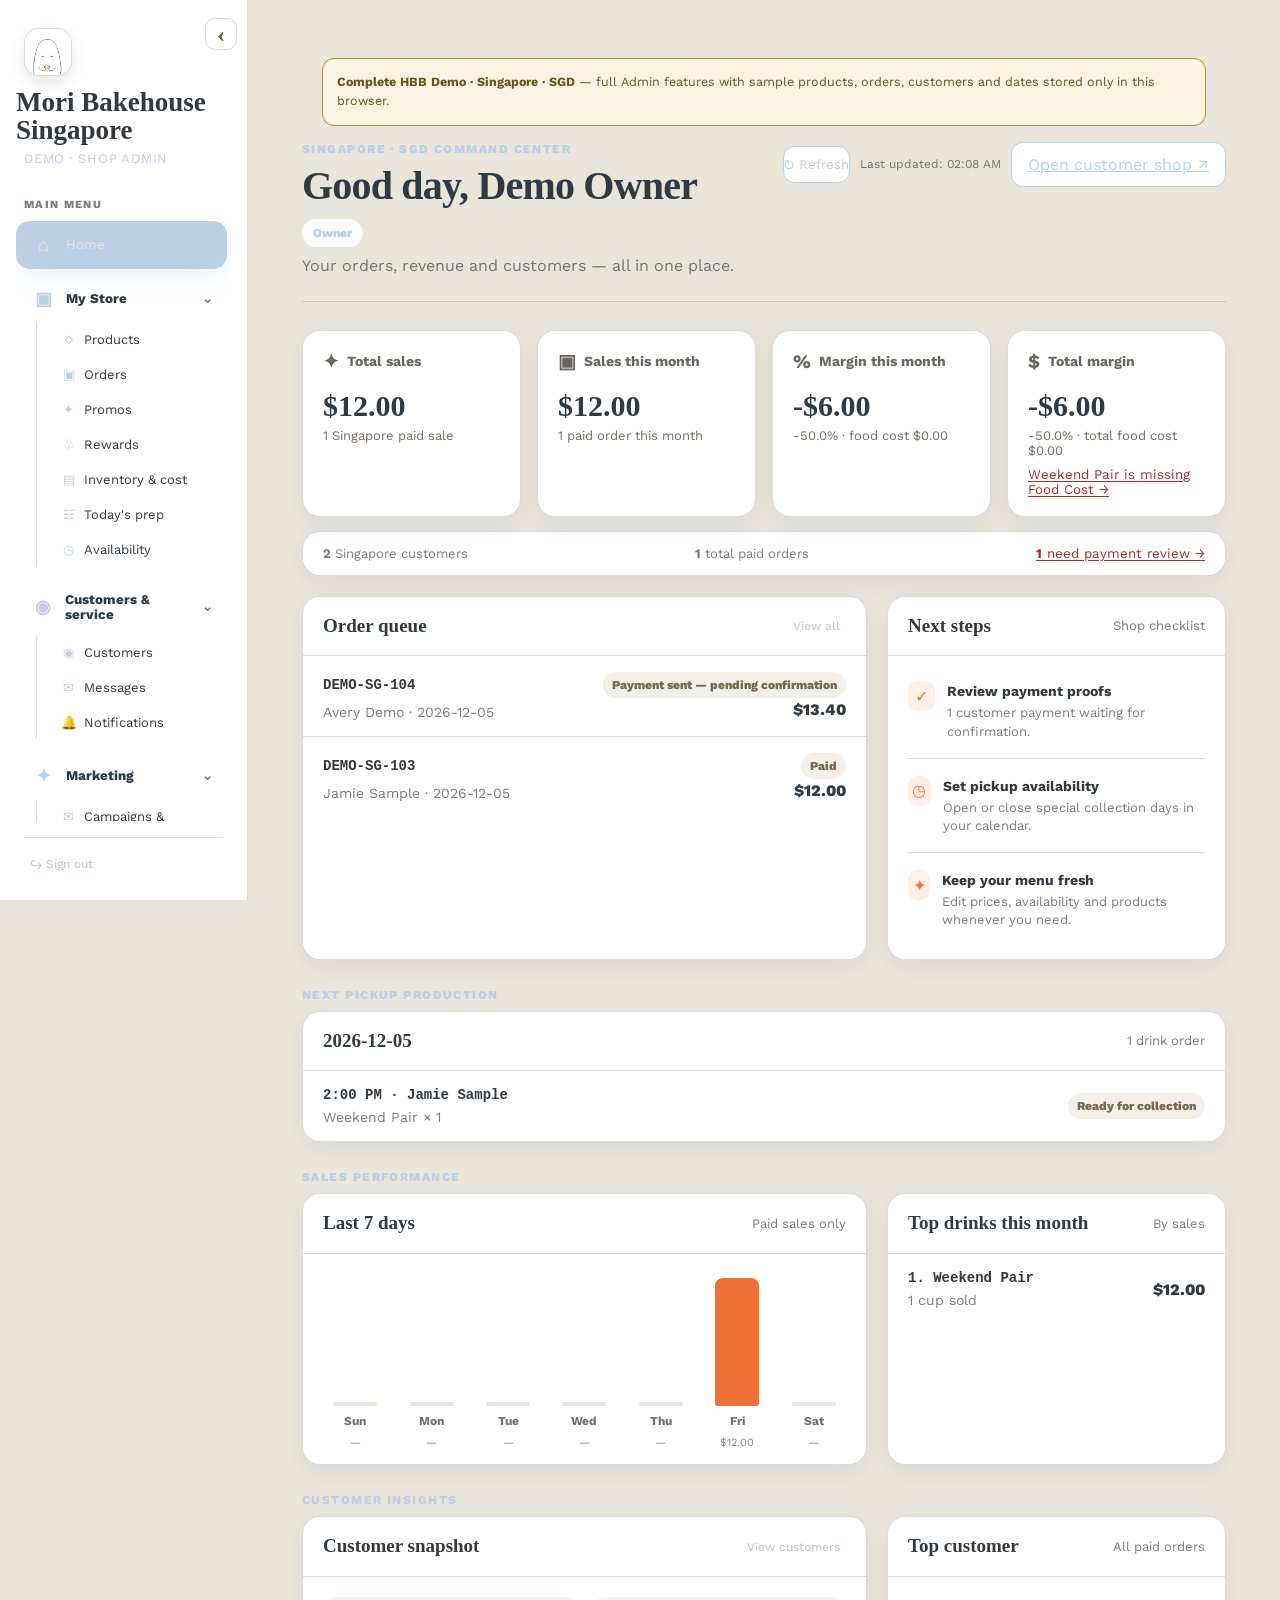
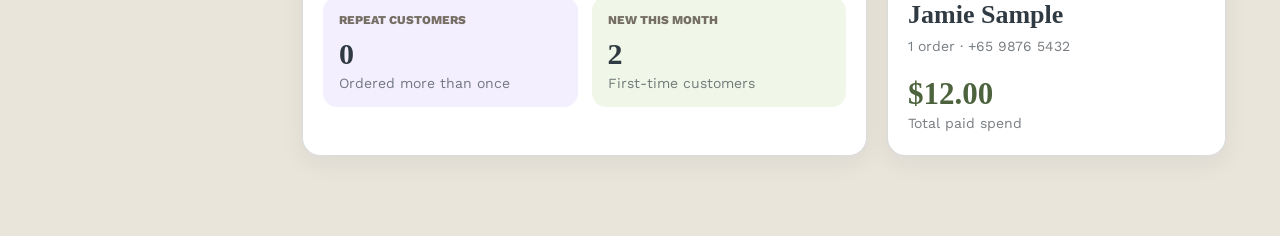
<file: demo-admin.html>
<!DOCTYPE html><html lang="en"><head><meta charset="UTF-8"><meta name="viewport" content="width=device-width,initial-scale=1"><base href="/"><title>Complete HBB Business Demo</title><link rel="icon" href="/lumi-slow-studio.png"><link rel="stylesheet" href="style.css?v=29"></head><body><div class="wrap" id="app"><div class="loading">Loading complete demo…</div></div><script>window.addEventListener('error',e=>console.error(e));</script><script src="demo-config.js?v=1"></script><script src="admin-order-rules.js?v=16"></script><script src="admin-market-rules.js?v=1"></script><script src="admin.js?v=36"></script></body></html>
</file>
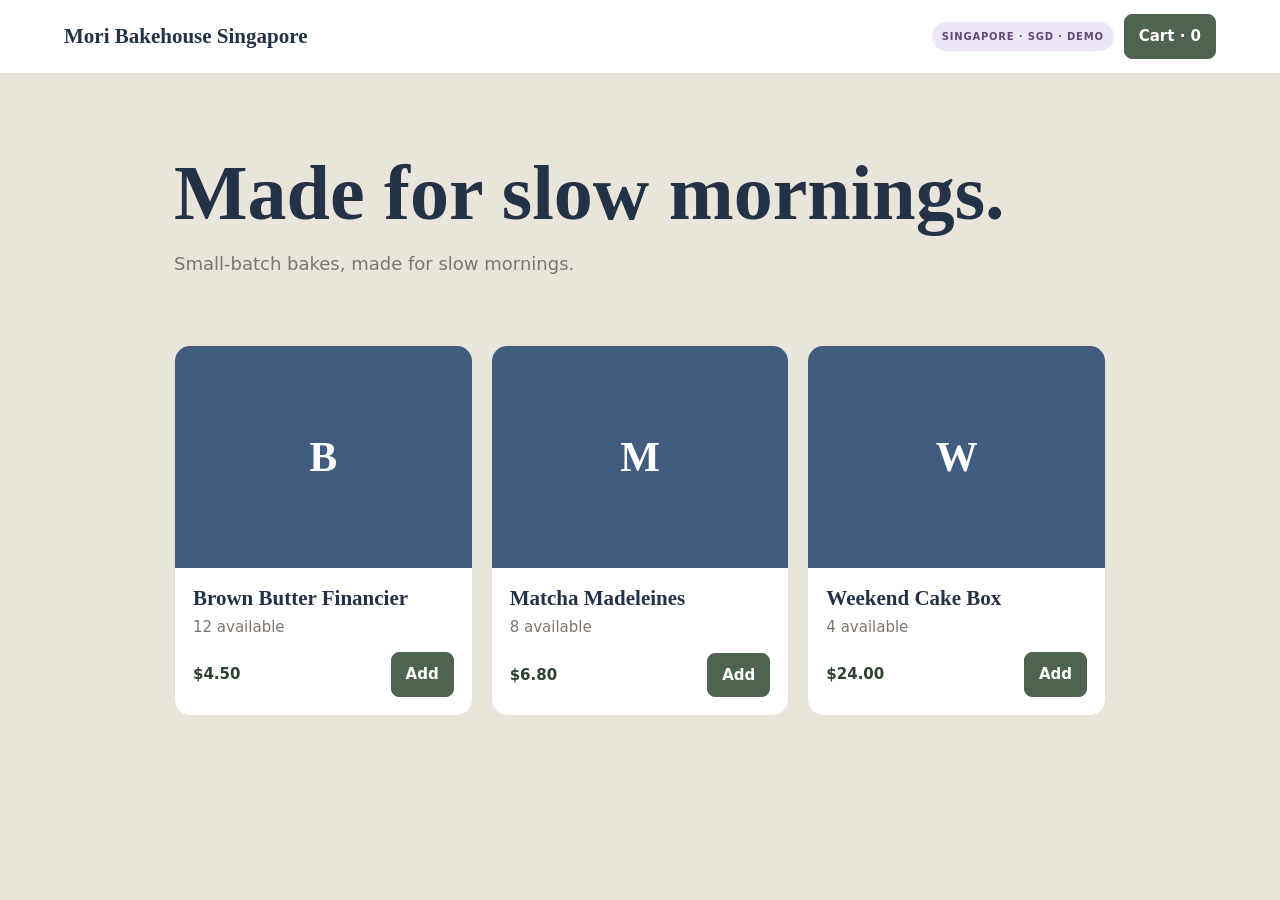
<file: hbb-demo-store.html>
<!doctype html>
<html lang="en">
<head>
  <meta charset="utf-8">
  <meta name="viewport" content="width=device-width,initial-scale=1">
  <base href="/">
  <title>Mori Bakehouse · Demo shop</title>
  <link rel="stylesheet" href="hbb-demo.css?v=1">
</head>
<body class="demo-store-body">
  <div id="demoStore"></div>
  <script src="hbb-demo-v4.js?v=1"></script>
  <script>
    if (new URLSearchParams(location.search).get("market") === "MY" || /\/demo\/malaysia(?:\/|$)/i.test(location.pathname)) {
      document.title = "Malaysia HBB · Demo shop";
      document.querySelectorAll('a[href="hbb-demo.html"]').forEach((link) => link.href = "/demo/malaysia");
    }
  </script>
</body>
</html>
</file>
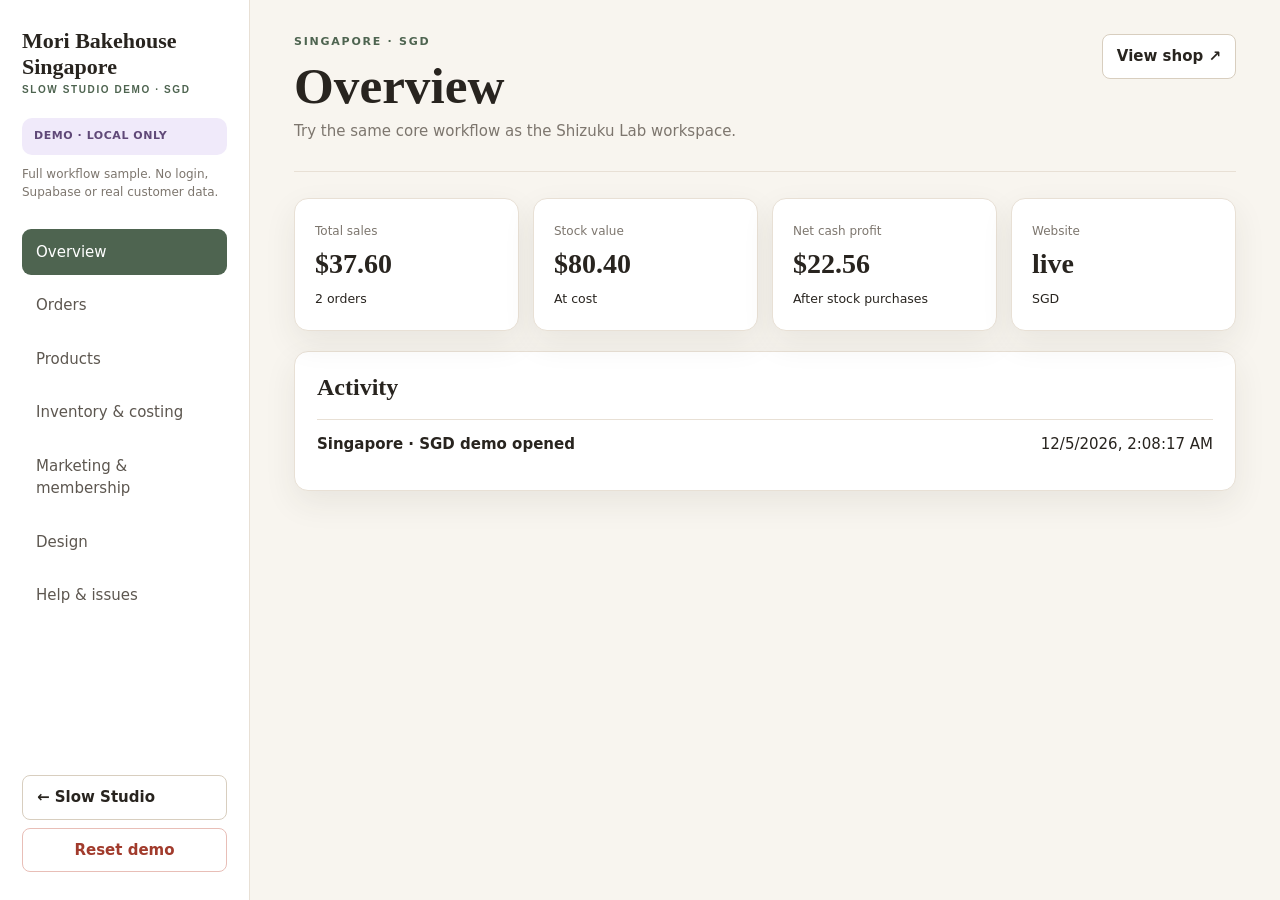
<file: hbb-demo.html>
<!doctype html>
<html lang="en">
<head>
  <meta charset="utf-8">
  <meta name="viewport" content="width=device-width,initial-scale=1">
  <base href="/">
  <title>Mori Bakehouse · Slow Studio Demo</title>
  <link rel="stylesheet" href="hbb-demo.css?v=1">
</head>
<body>
  <div id="demoApp"></div>
  <script src="hbb-demo-v4.js?v=1"></script>
  <script>
    if (new URLSearchParams(location.search).get("market") === "MY" || /\/demo\/malaysia(?:\/|$)/i.test(location.pathname)) {
      document.title = "Malaysia HBB · Slow Studio Demo";
      document.querySelectorAll('a[href="hbb-demo-store.html"]').forEach((link) => link.href = "/demo/malaysia/shop");
    }
  </script>
</body>
</html>
</file>
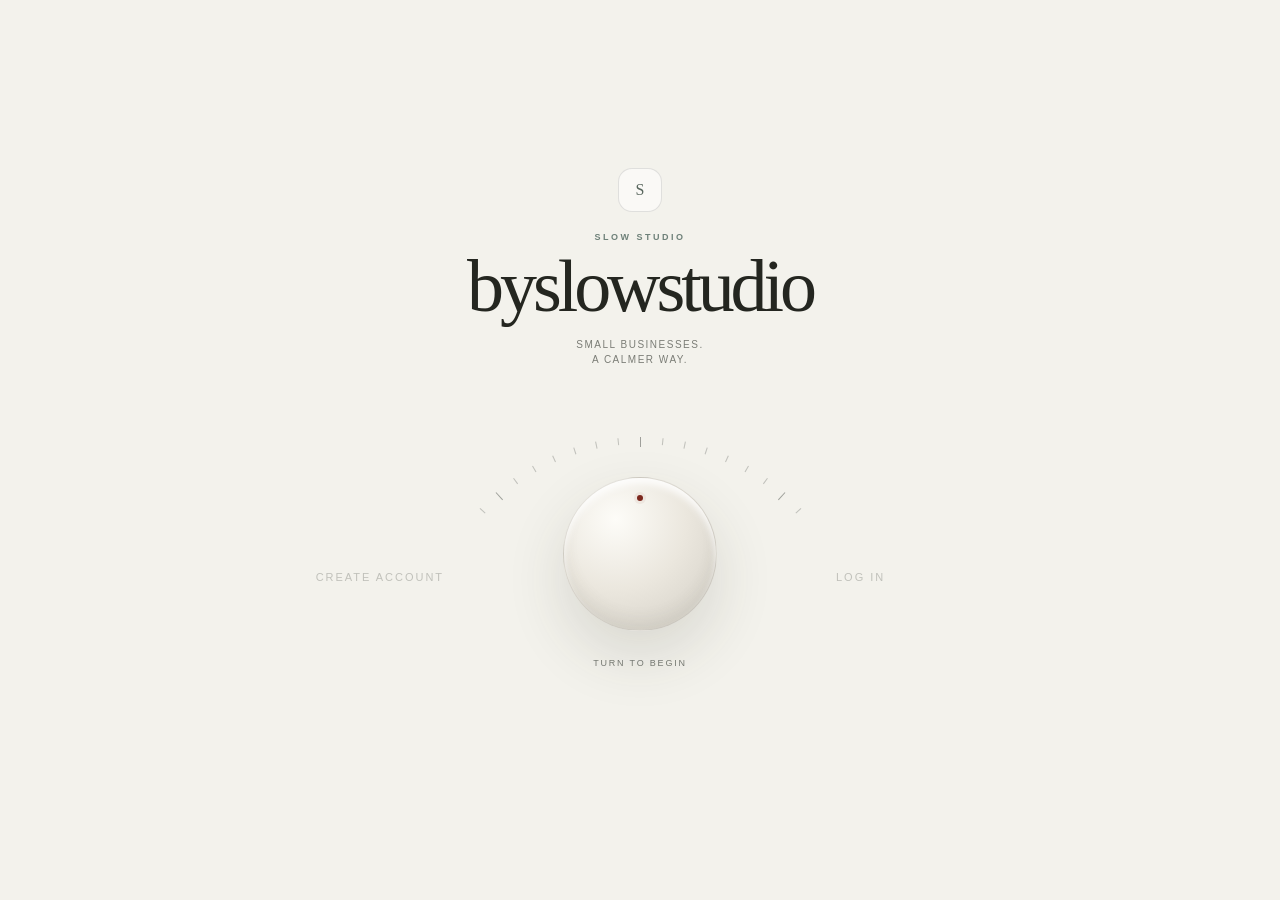
<file: login.html>
<!DOCTYPE html>
<html lang="en">
<head>
  <meta charset="UTF-8" />

  <meta
    name="viewport"
    content="width=device-width, initial-scale=1.0"
  />

  <title>Slow Studio</title>

  <link
    rel="stylesheet"
    href="rotary-auth.css"
  />
</head>

<body>

  <main class="slow-auth">

    <!-- BRAND -->
    <header class="slow-auth__brand">

      <div class="slow-auth__logo">
        S
      </div>

      <p class="slow-auth__eyebrow">
        SLOW STUDIO
      </p>

      <h1>
        byslowstudio
      </h1>

      <p class="slow-auth__tagline">
        small businesses.<br />
        a calmer way.
      </p>

    </header>



    <!-- ROTARY -->
    <section
      class="slow-auth__selector"
      id="authSelector"
    >

      <button
        class="slow-auth__option slow-auth__option--create"
        id="createOption"
        type="button"
      >
        CREATE ACCOUNT
      </button>


      <div class="slow-auth__rotary-area">

        <div
          class="slow-auth__ticks"
          id="rotaryTicks"
          aria-hidden="true"
        ></div>

        <button
          class="slow-auth__knob"
          id="rotaryKnob"
          type="button"

          aria-label="Turn left to create account or right to log in"
        >

          <span
            class="slow-auth__indicator"
          ></span>

        </button>


        <p
          class="slow-auth__helper"
          id="rotaryHelper"
        >
          TURN TO BEGIN
        </p>


        <button
          class="slow-auth__continue"
          id="continueButton"
          type="button"
          hidden
        >
          CONTINUE
        </button>

      </div>


      <button
        class="slow-auth__option slow-auth__option--login"
        id="loginOption"
        type="button"
      >
        LOG IN
      </button>

    </section>



    <!-- CREATE ACCOUNT -->
    <section
      class="slow-auth__panel"
      id="createPanel"
      hidden
    >

      <button
        class="slow-auth__back"
        data-auth-back
        type="button"
      >
        ← Back
      </button>


      <p class="slow-auth__panel-label">
        JOIN YOUR TEAM
      </p>

      <h2>
        Create account
      </h2>

      <p class="slow-auth__description">
        Use the email your business administrator invited.
      </p>


      <form
        id="createAccountForm"
        novalidate
      >

        <label>
          Email
        </label>

        <input
          id="createEmail"
          type="email"
          autocomplete="email"
          placeholder="you@email.com"
          required
        />


        <label>
          Password
        </label>

        <input
          id="createPassword"
          type="password"
          autocomplete="new-password"
          placeholder="Create a password"
          required
        />


        <label>
          Confirm password
        </label>

        <input
          id="createPasswordConfirm"
          type="password"
          autocomplete="new-password"
          placeholder="Repeat password"
          required
        />


        <button
          class="slow-auth__primary"
          type="submit"
        >
          Create Account
        </button>

      </form>


      <p
        class="slow-auth__status"
        id="createStatus"
        aria-live="polite"
      ></p>

    </section>



    <!-- LOG IN -->
    <section
      class="slow-auth__panel"
      id="loginPanel"
      hidden
    >

      <button
        class="slow-auth__back"
        data-auth-back
        type="button"
      >
        ← Back
      </button>


      <p class="slow-auth__panel-label">
        SLOW STUDIO
      </p>

      <h2>
        Welcome back
      </h2>

      <p class="slow-auth__description">
        Sign in to your workspace.
      </p>


      <form
        id="loginForm"
        novalidate
      >

        <label>
          Email
        </label>

        <input
          id="loginEmail"
          type="email"
          autocomplete="email"
          placeholder="you@email.com"
          required
        />


        <label>
          Password
        </label>

        <input
          id="loginPassword"
          type="password"
          autocomplete="current-password"
          placeholder="Your password"
          required
        />


        <button
          class="slow-auth__primary"
          type="submit"
        >
          Log In
        </button>

      </form>


      <p
        class="slow-auth__status"
        id="loginStatus"
        aria-live="polite"
      ></p>

    </section>


  </main>


  <!--
    Load your existing Supabase client BEFORE rotary-auth.js.

    Example:

    <script src="supabase-config.js"></script>
  -->

  <script src="rotary-auth.js"></script>

</body>
</html>
</file>
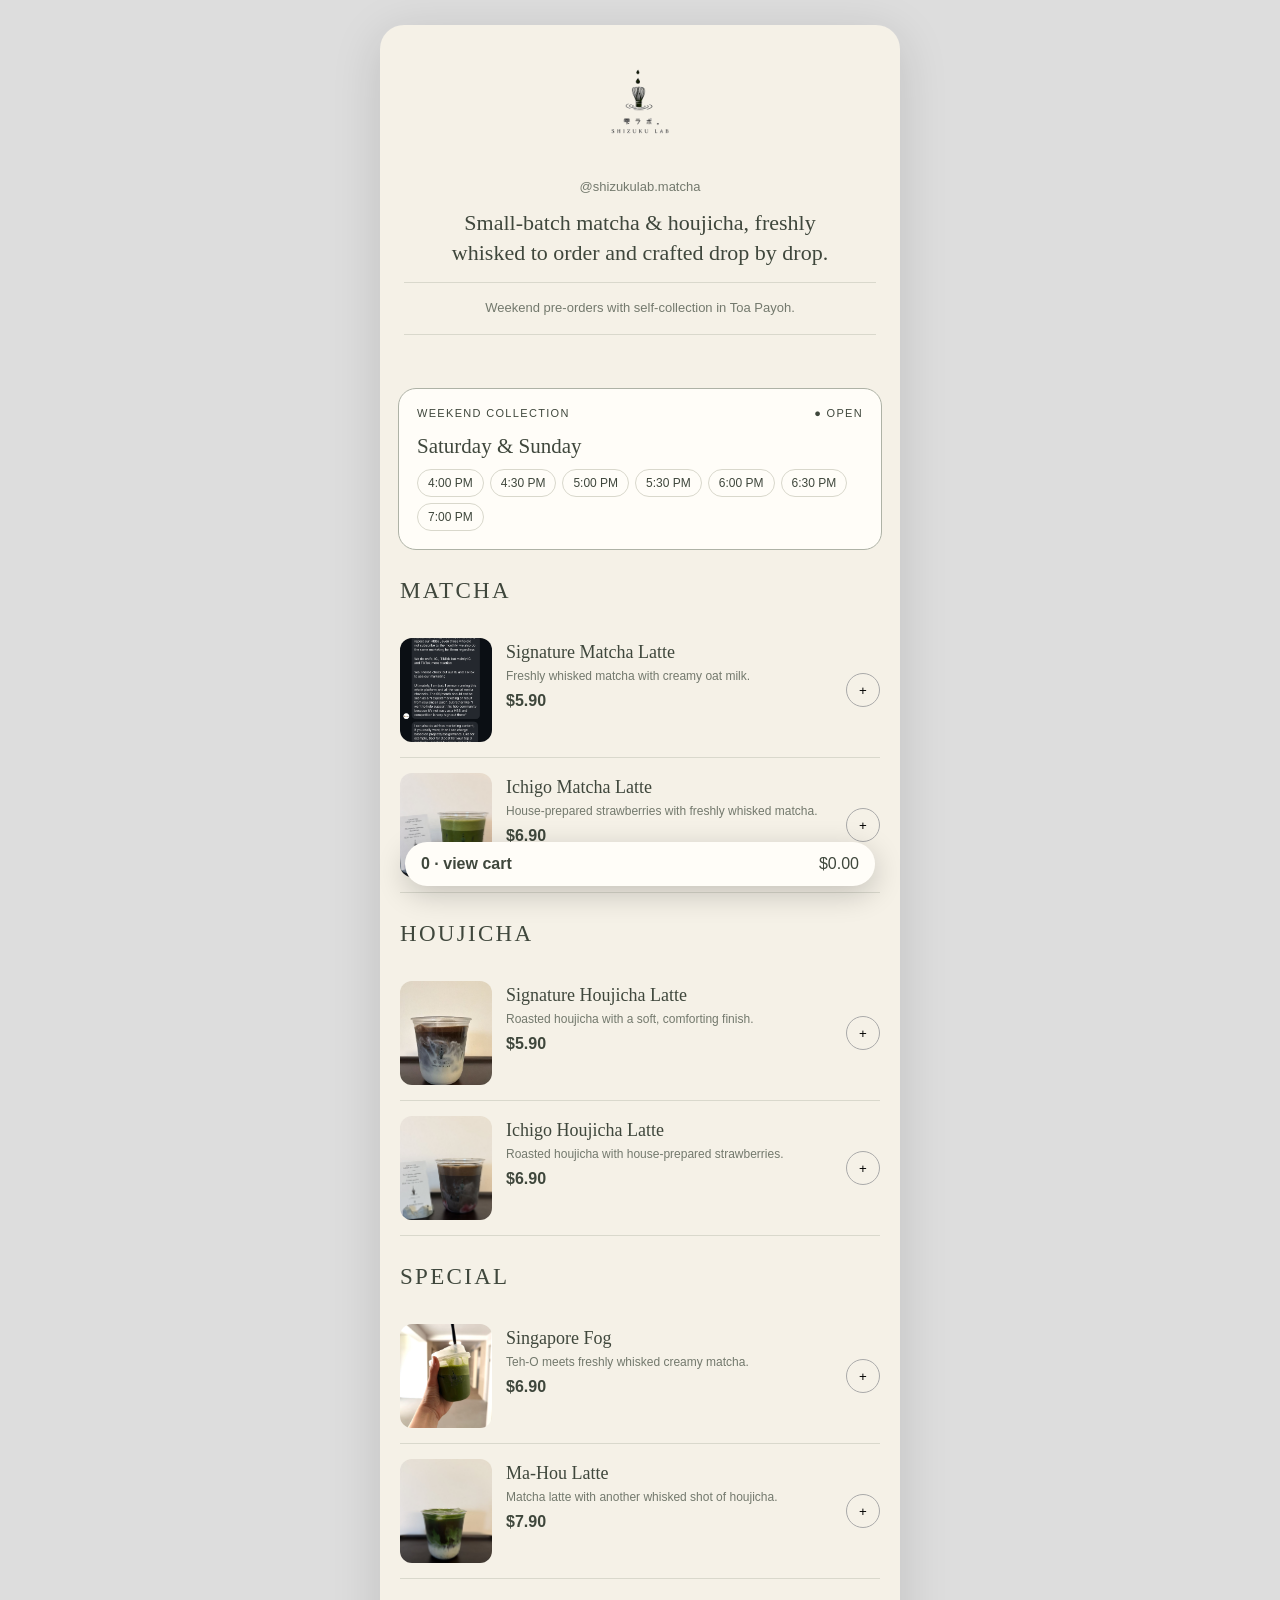
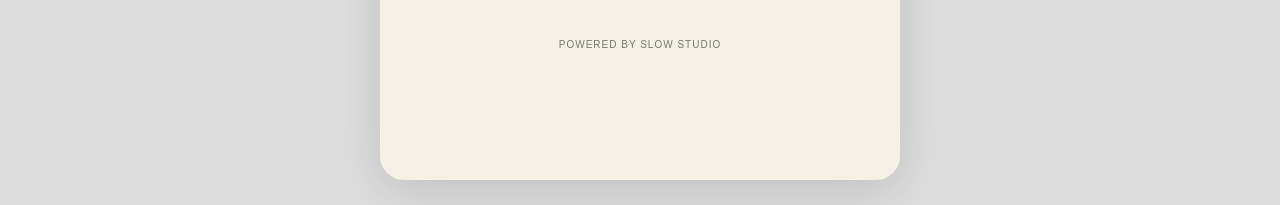
<file: order-preview.html>
<!doctype html><html lang="en"><head><meta charset="utf-8"><meta name="viewport" content="width=device-width,initial-scale=1"><title>Shizuku Lab — Order Preview</title><style>
:root{--bg:#f5f1e7;--paper:#fffdf8;--ink:#3f473c;--muted:#73796d;--line:#d9d8cc;--accent:#68745e;--dark:#353b32}*{box-sizing:border-box}body{margin:0;background:#ddd;color:var(--ink);font-family:-apple-system,BlinkMacSystemFont,"Helvetica Neue",Arial,sans-serif}.app{max-width:520px;margin:auto;min-height:100vh;background:var(--bg);padding-bottom:105px}.hero{text-align:center;padding:30px 24px 22px}.logo{width:112px;height:112px;object-fit:contain;margin:auto}.handle{font-size:13px;color:var(--muted);margin:8px 0 14px}.intro{font:22px/1.35 Georgia,serif;margin:0 auto 15px;max-width:380px}.sub{font-size:13px;line-height:1.6;color:var(--muted);border-top:1px solid var(--line);border-bottom:1px solid var(--line);padding:15px 0}.hours{margin:18px;background:var(--paper);border:1px solid #aeb2a6;border-radius:18px;padding:18px}.hours-top{display:flex;justify-content:space-between;font-size:11px;letter-spacing:.12em}.day{font:21px Georgia,serif;margin:15px 0 10px}.chips{display:flex;gap:6px;flex-wrap:wrap}.chip{border:1px solid var(--line);border-radius:999px;padding:6px 10px;font-size:12px}.section{padding:0 20px;margin-top:28px}.section h2{font:400 23px Georgia,serif;letter-spacing:.1em}.product{display:flex;gap:14px;padding:15px 0;border-bottom:1px solid var(--line);cursor:pointer}.pic{width:92px;height:104px;object-fit:cover;border-radius:12px;background:#eee}.pinfo{flex:1}.pname{font:18px Georgia,serif;margin:4px 0}.desc{font-size:12px;color:var(--muted);line-height:1.5}.price{font-weight:600;margin-top:7px}.add{border:1px solid #aaa;background:transparent;border-radius:999px;width:34px;height:34px;align-self:center}.cartbar{position:fixed;bottom:14px;left:50%;transform:translateX(-50%);width:min(470px,calc(100% - 24px));background:#fffdf8;border-radius:22px;padding:13px 16px;box-shadow:0 8px 30px #0003;display:flex;justify-content:space-between;z-index:20}.overlay{position:fixed;inset:0;background:#0005;display:none;z-index:30;align-items:flex-end}.sheet{background:var(--paper);width:min(520px,100%);margin:auto;border-radius:24px 24px 0 0;max-height:90vh;overflow:auto;padding:22px}.sheethead{display:flex;justify-content:space-between;align-items:center}.sheet h3{font:25px Georgia,serif;margin:0}.x{border:0;border-radius:50%;width:34px;height:34px}.option{margin-top:18px}.option label{font-size:11px;letter-spacing:.1em;text-transform:uppercase;color:var(--muted)}.choices{display:flex;gap:7px;flex-wrap:wrap;margin-top:8px}.choice{border:1px solid #c7c9be;background:#fff;border-radius:18px;padding:8px 11px}.choice.active{background:var(--dark);color:#fff}.checkout{width:100%;border:0;background:var(--dark);color:#fff;border-radius:13px;padding:14px;margin-top:18px}.line{display:flex;justify-content:space-between;margin:9px 0}.footer{text-align:center;padding:60px 20px 25px;font-size:10px;letter-spacing:.1em;color:var(--muted)}
@media(min-width:800px){body{padding:25px}.app{box-shadow:0 10px 50px #0002;border-radius:24px;overflow:hidden}}
</style></head><body><div class="app"><header class="hero"><img id="logo" class="logo"><div id="handle" class="handle"></div><p id="intro" class="intro"></p><p id="collection" class="sub"></p></header><section class="hours"><div class="hours-top"><span id="scheduleLabel"></span><span>● OPEN</span></div><div id="scheduleDay" class="day"></div><div id="times" class="chips"></div></section><div id="menu"></div><div class="footer">POWERED BY SLOW STUDIO</div><div class="cartbar" id="cartbar"><b><span id="count">0</span> · view cart</b><span id="total">$0.00</span></div></div><div class="overlay" id="productOverlay"><div class="sheet" id="productSheet"></div></div><div class="overlay" id="cartOverlay"><div class="sheet"><div class="sheethead"><h3>Your cart</h3><button class="x" id="closeCart">×</button></div><div id="cartItems"></div><div class="line"><b>Total</b><b id="cartTotal">$0.00</b></div><button class="checkout">Checkout preview</button></div></div><script src="order-data.js"></script><script>
let data=JSON.parse(JSON.stringify(window.SHIZUKU_ORDER_DATA)),cart=[];const $=s=>document.querySelector(s),esc=s=>String(s??'').replace(/[&<>"']/g,c=>({'&':'&amp;','<':'&lt;','>':'&gt;','"':'&quot;',"'":'&#39;'}[c]));function render(){document.documentElement.style.setProperty('--bg',data.brand.background);document.documentElement.style.setProperty('--accent',data.brand.accent);$('#logo').src=data.brand.logo;$('#handle').textContent=data.brand.handle;$('#intro').textContent=data.brand.intro;$('#collection').textContent=data.brand.collection;$('#scheduleLabel').textContent=data.schedule.label;$('#scheduleDay').textContent=data.schedule.day;$('#times').innerHTML=data.schedule.times.map(x=>`<span class="chip">${esc(x)}</span>`).join('');const groups=[...new Set(data.products.map(p=>p.category))];$('#menu').innerHTML=groups.map(g=>`<section class="section"><h2>${esc(g)}</h2>${data.products.map((p,i)=>({...p,i})).filter(p=>p.category===g).map(p=>`<div class="product" data-product="${p.i}"><img class="pic" src="${esc(p.image)}"><div class="pinfo"><div class="pname">${esc(p.name)}</div><div class="desc">${esc(p.description)}</div><div class="price">$${Number(p.price).toFixed(2)}</div></div><button class="add" data-add="${p.i}">+</button></div>`).join('')}</section>`).join('');bind();updateCart()}
function bind(){document.querySelectorAll('[data-product]').forEach(x=>x.onclick=()=>openProduct(+x.dataset.product));document.querySelectorAll('[data-add]').forEach(x=>x.onclick=e=>{e.stopPropagation();cart.push(+x.dataset.add);updateCart()})}function openProduct(i){const p=data.products[i],opt=data.options;$('#productSheet').innerHTML=`<div class="sheethead"><h3>${esc(p.name)}</h3><button class="x" id="closeProduct">×</button></div><img src="${esc(p.image)}" style="width:100%;height:220px;object-fit:cover;border-radius:16px;margin-top:14px"><p class="desc" style="font-size:14px">${esc(p.description)}</p><div class="option"><label>Ice</label><div class="choices">${opt.ice.map((x,j)=>`<button class="choice ${j===0?'active':''}">${esc(x)}</button>`).join('')}</div></div><div class="option"><label>Sweetness</label><div class="choices">${opt.sweetness.map((x,j)=>`<button class="choice ${j===2?'active':''}">${esc(x)}</button>`).join('')}</div></div>${p.milk?`<div class="option"><label>Milk</label><div class="choices">${opt.milk.map((x,j)=>`<button class="choice ${j===0?'active':''}">${esc(x)}</button>`).join('')}</div></div>`:''}<button class="checkout" id="addProduct">Add to cart · $${Number(p.price).toFixed(2)}</button>`;$('#productOverlay').style.display='flex';$('#closeProduct').onclick=()=>$('#productOverlay').style.display='none';$('#addProduct').onclick=()=>{cart.push(i);$('#productOverlay').style.display='none';updateCart()};document.querySelectorAll('.choices .choice').forEach(b=>b.onclick=()=>{[...b.parentElement.children].forEach(x=>x.classList.remove('active'));b.classList.add('active')})}
function updateCart(){const total=cart.reduce((s,i)=>s+Number(data.products[i]?.price||0),0);$('#count').textContent=cart.length;$('#total').textContent='$'+total.toFixed(2);$('#cartTotal').textContent='$'+total.toFixed(2)}$('#cartbar').onclick=()=>{$('#cartItems').innerHTML=cart.length?cart.map(i=>`<div class="line"><span>${esc(data.products[i].name)}</span><span>$${Number(data.products[i].price).toFixed(2)}</span></div>`).join(''):'<p class="desc">Your cart is empty.</p>';$('#cartOverlay').style.display='flex'};$('#closeCart').onclick=()=>$('#cartOverlay').style.display='none';window.addEventListener('message',e=>{if(e.data?.type==='ORDER_PREVIEW'){data=JSON.parse(JSON.stringify(e.data.data));render()}if(e.data?.type==='ORDER_NAVIGATE'){document.querySelector(e.data.target)?.scrollIntoView({behavior:'smooth'})}});render();
</script></body></html>
</file>
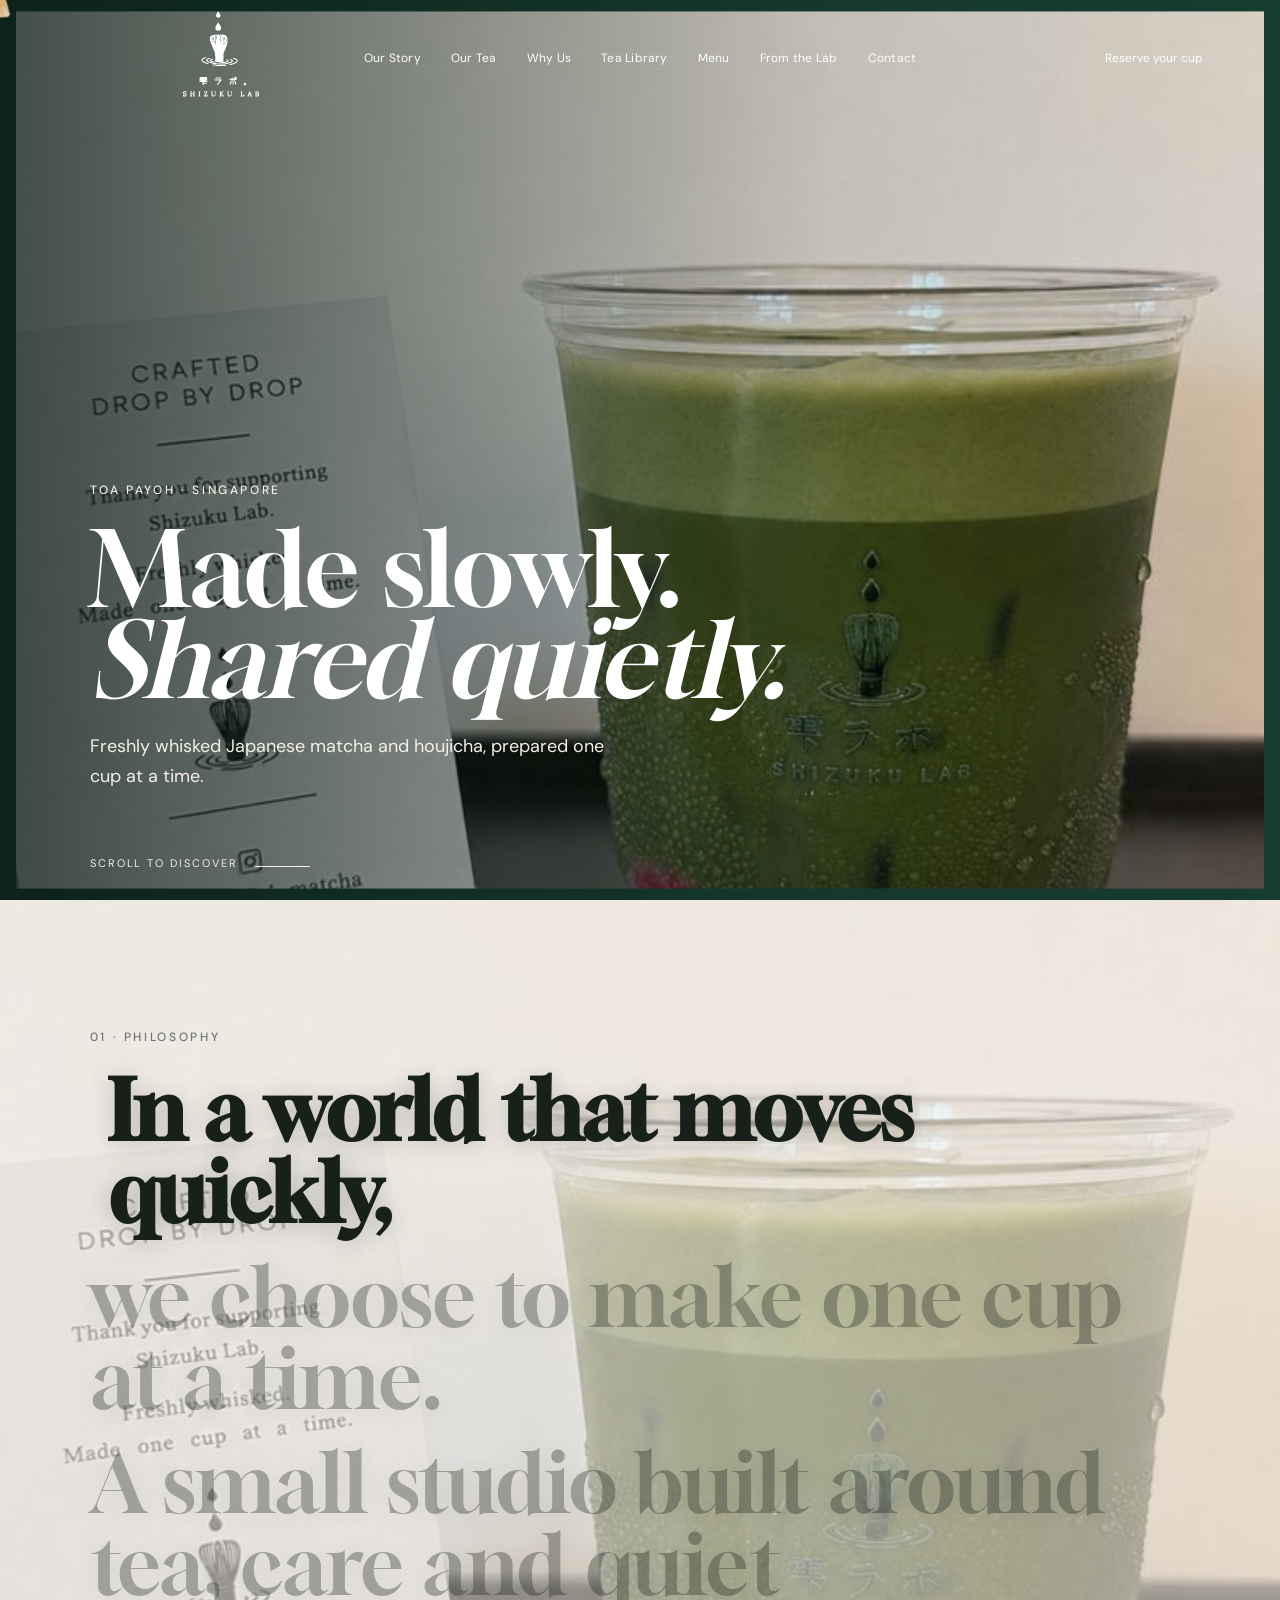
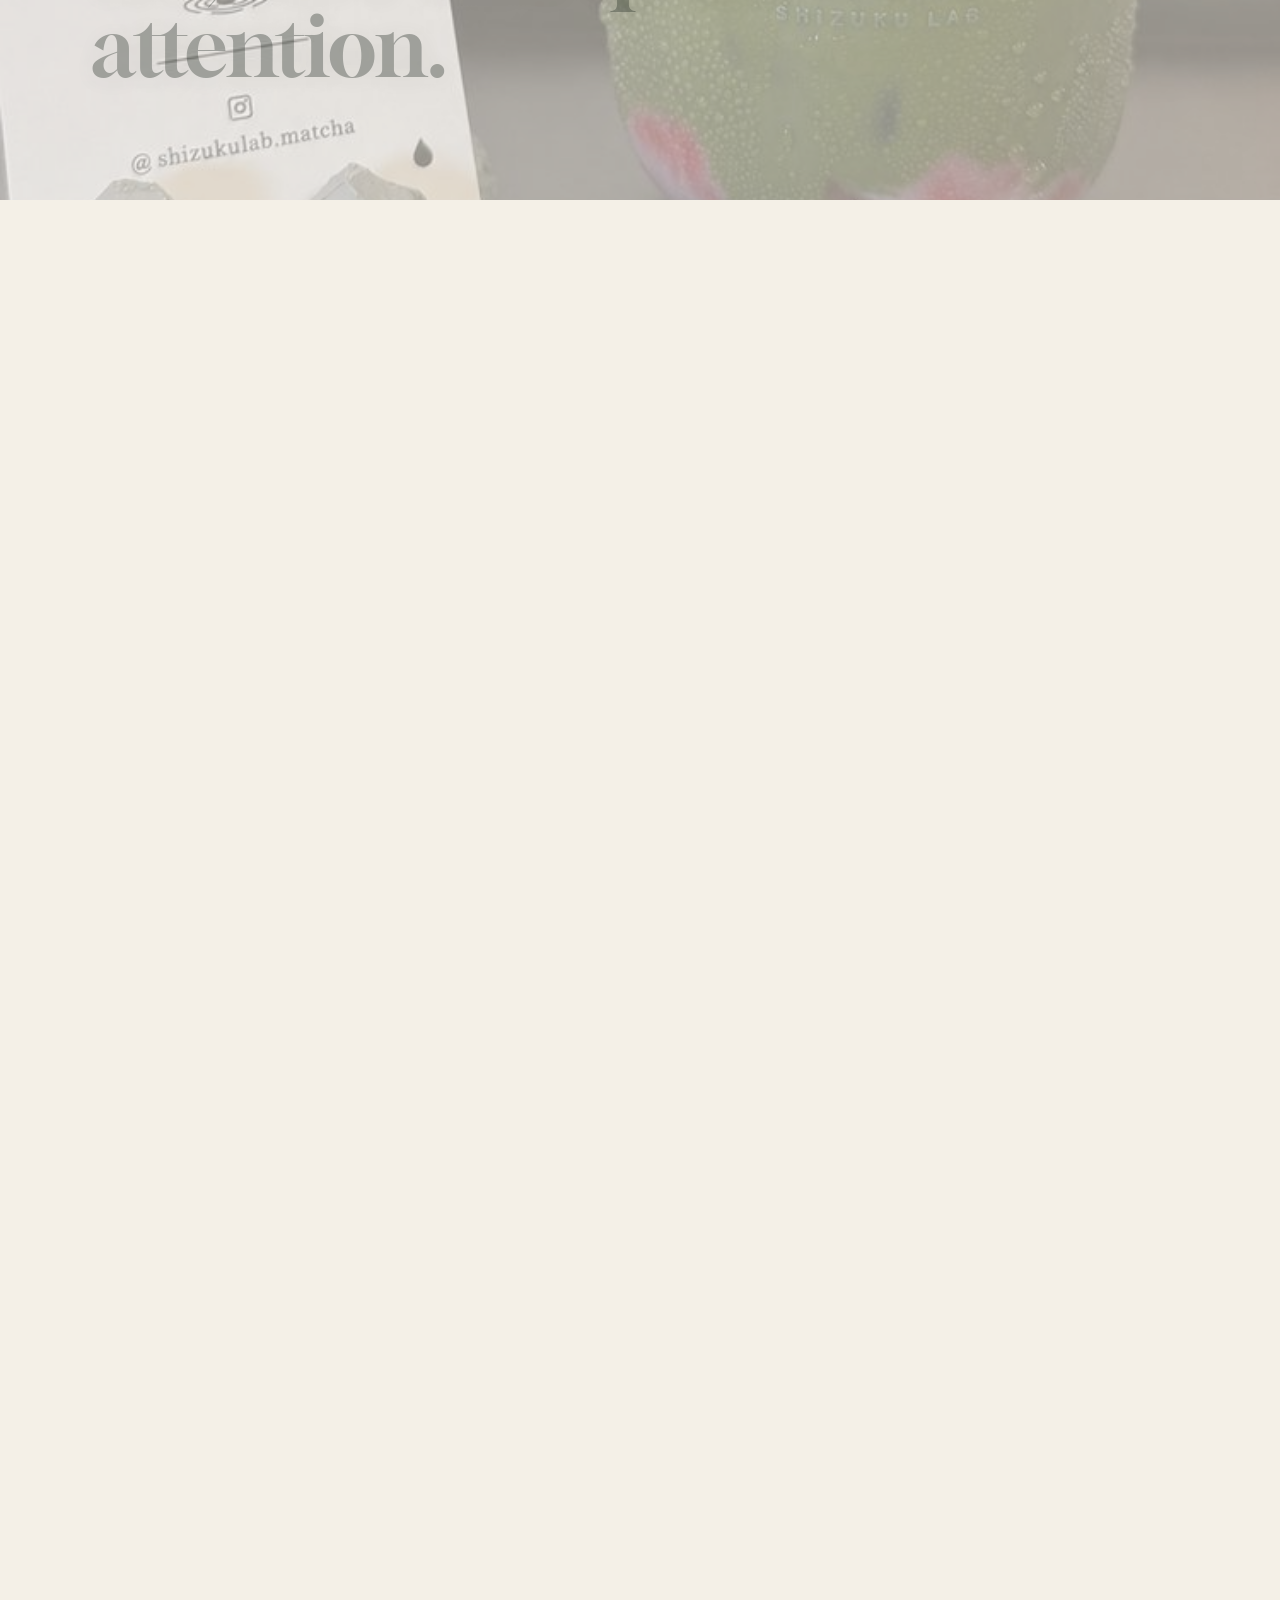
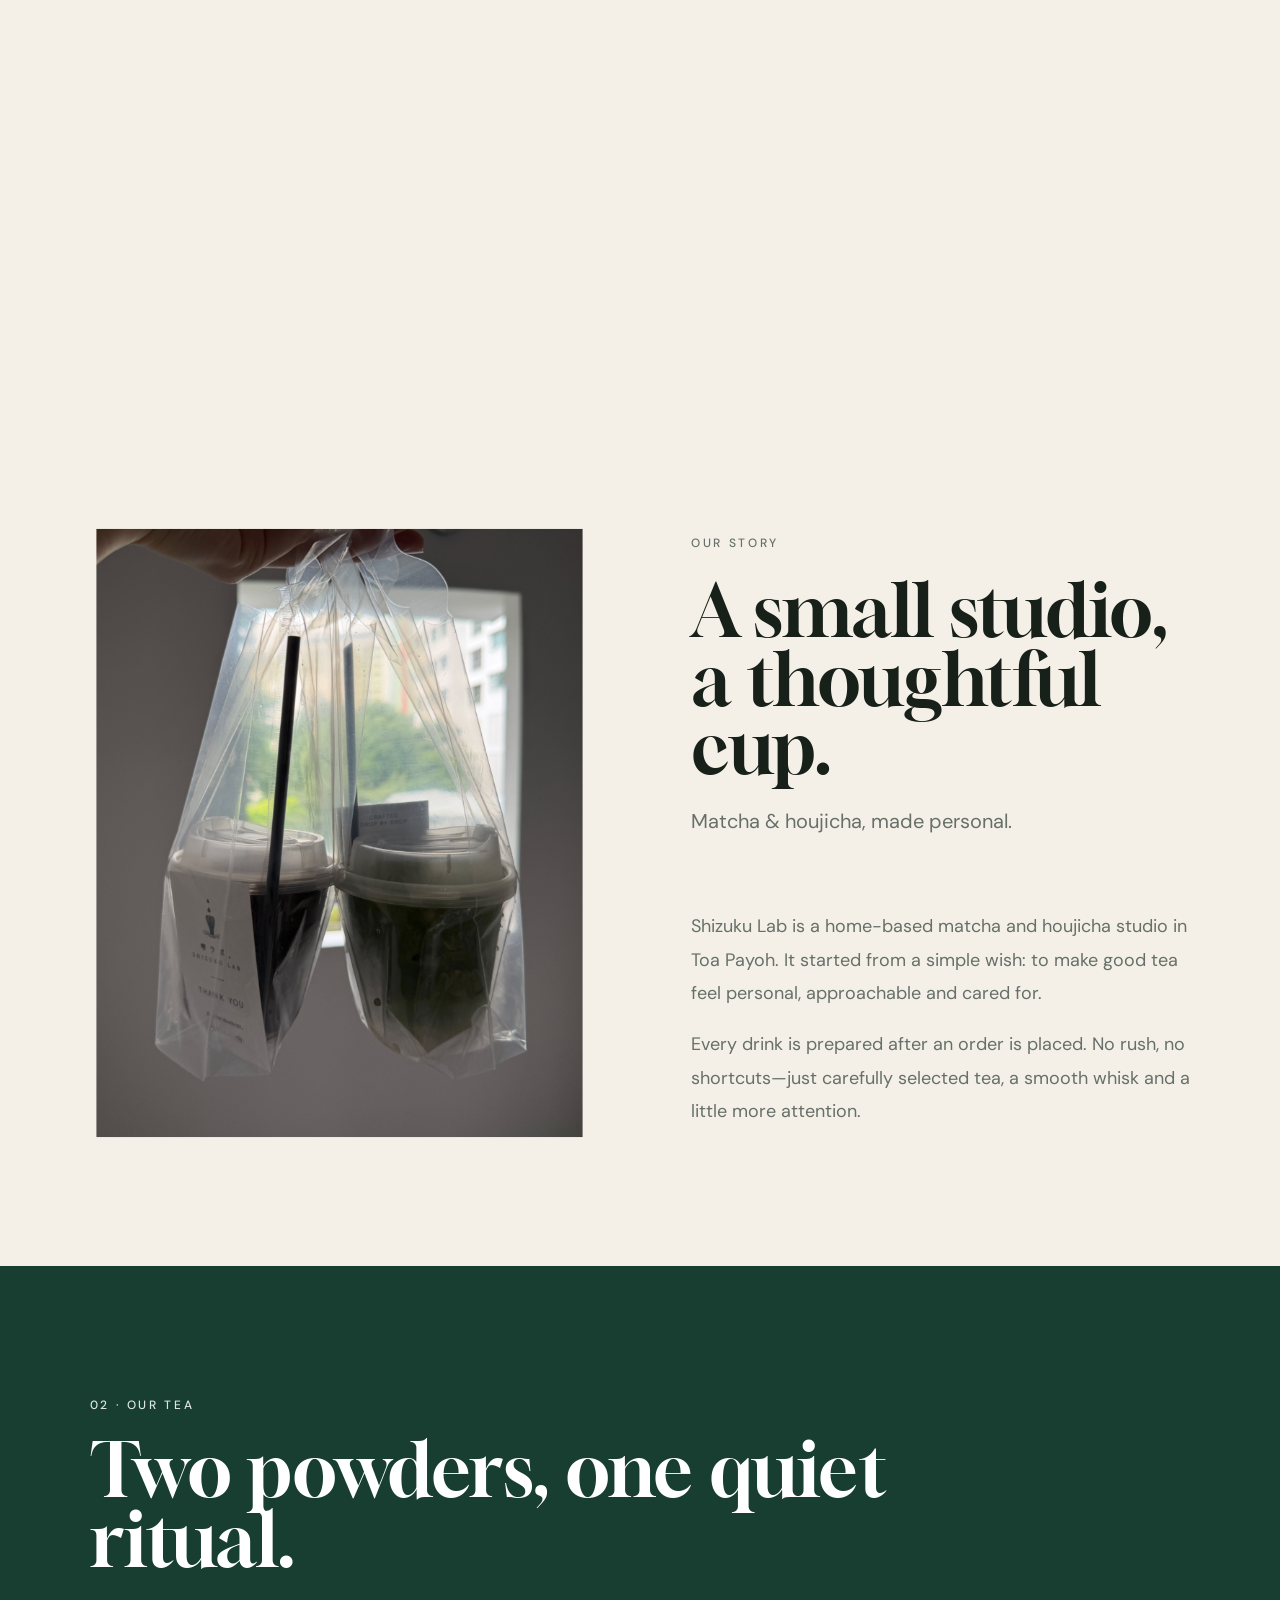
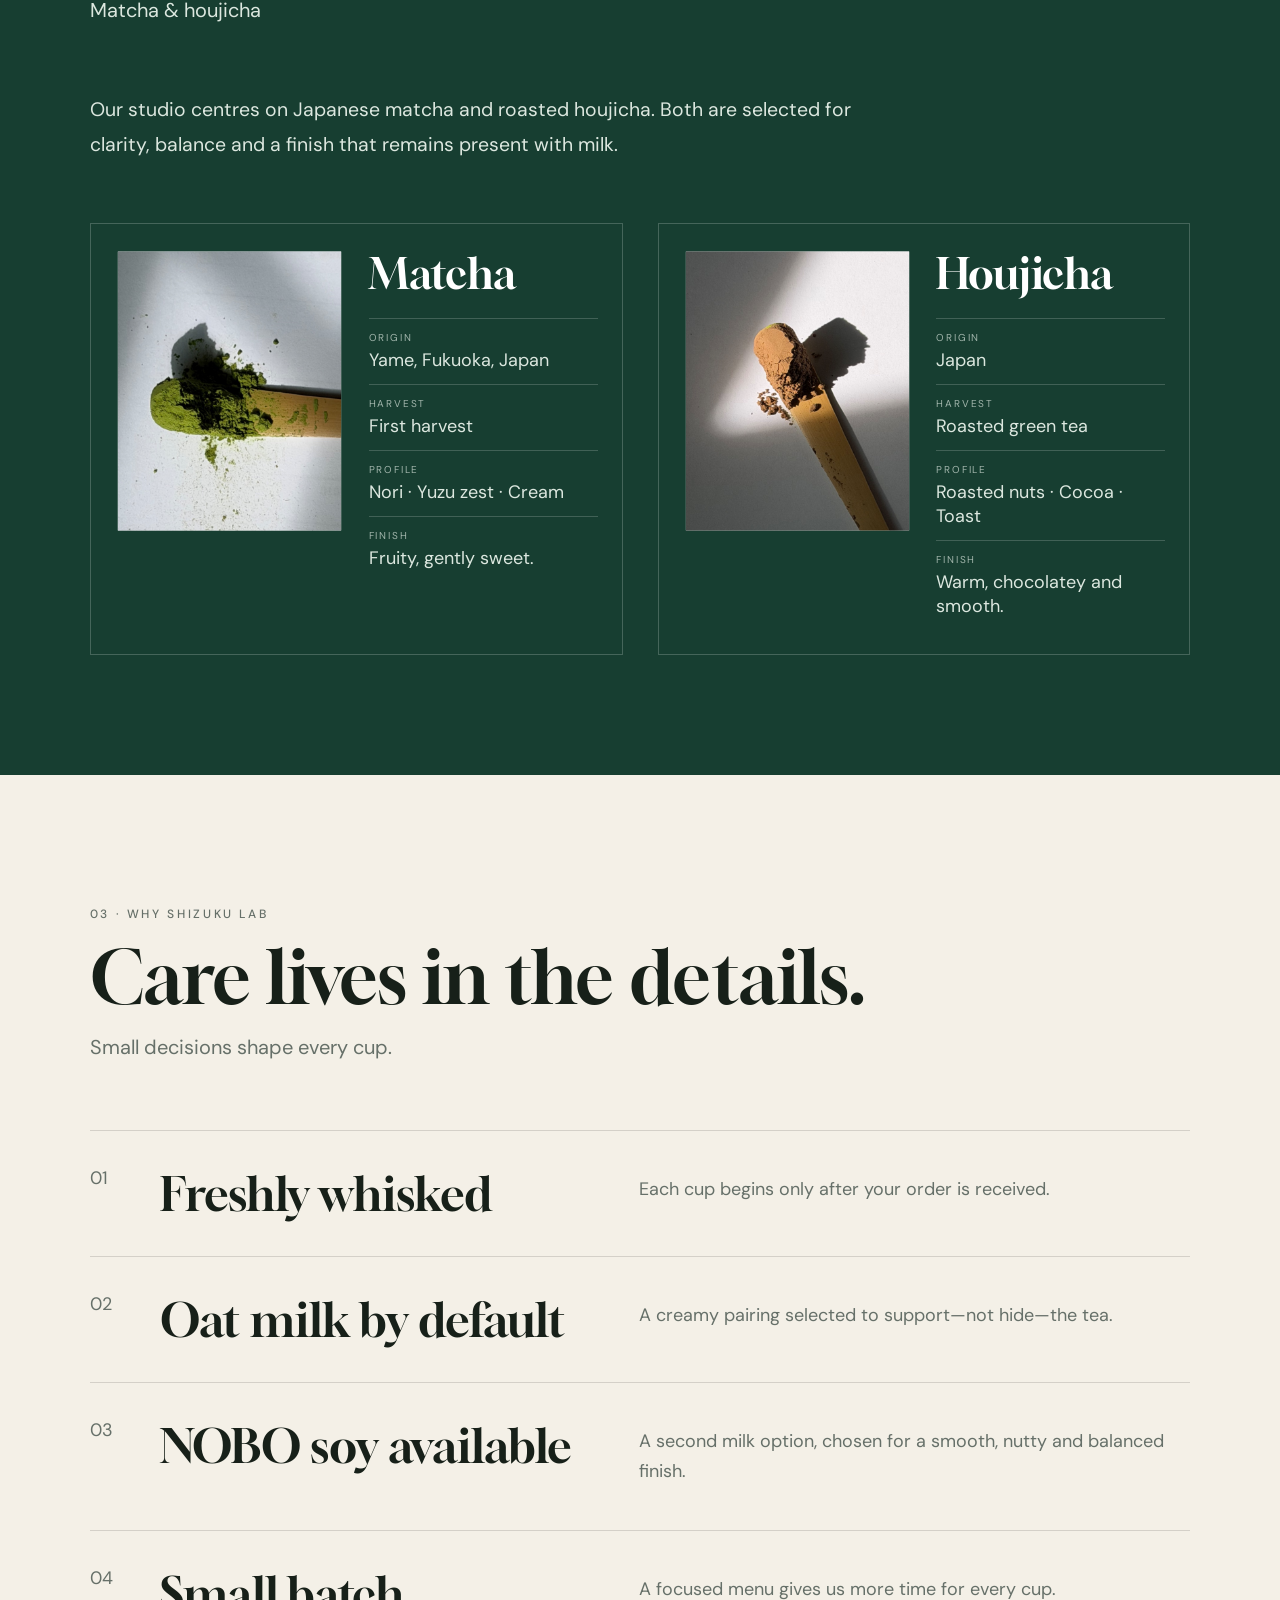
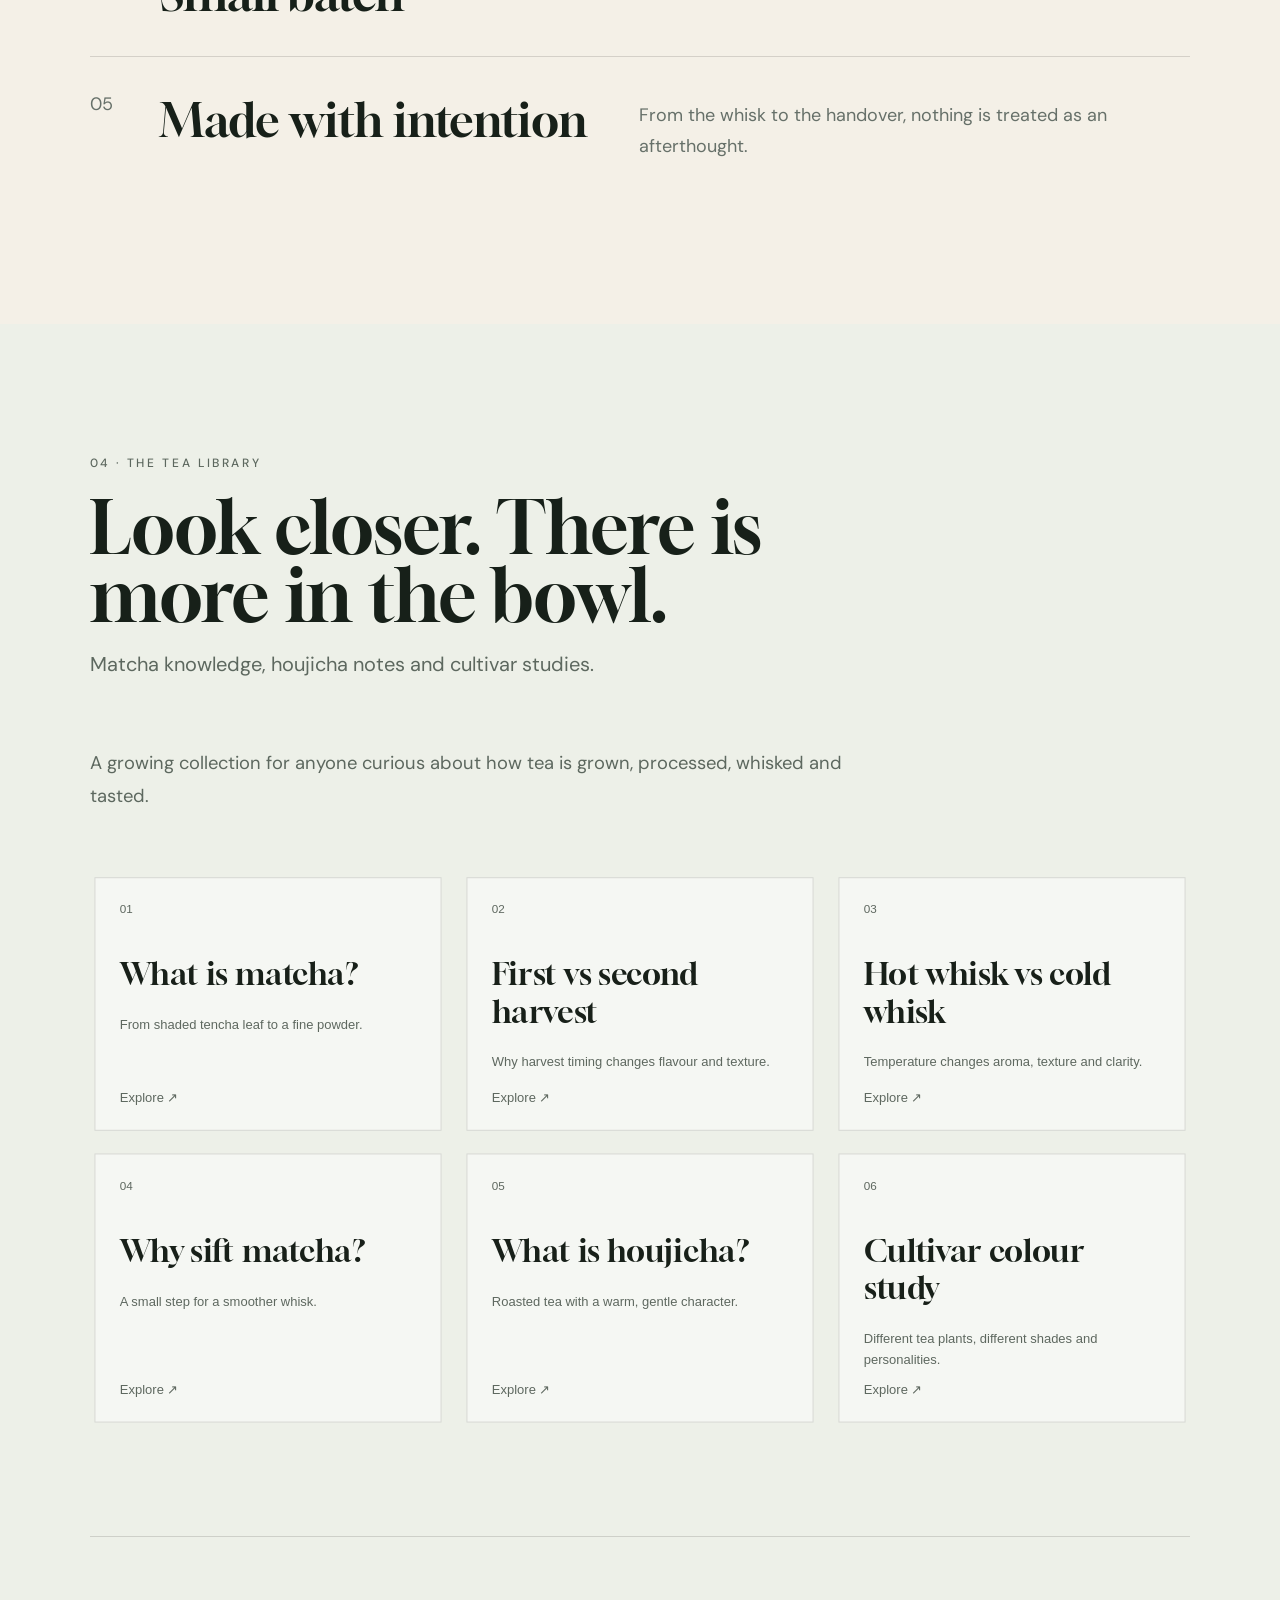
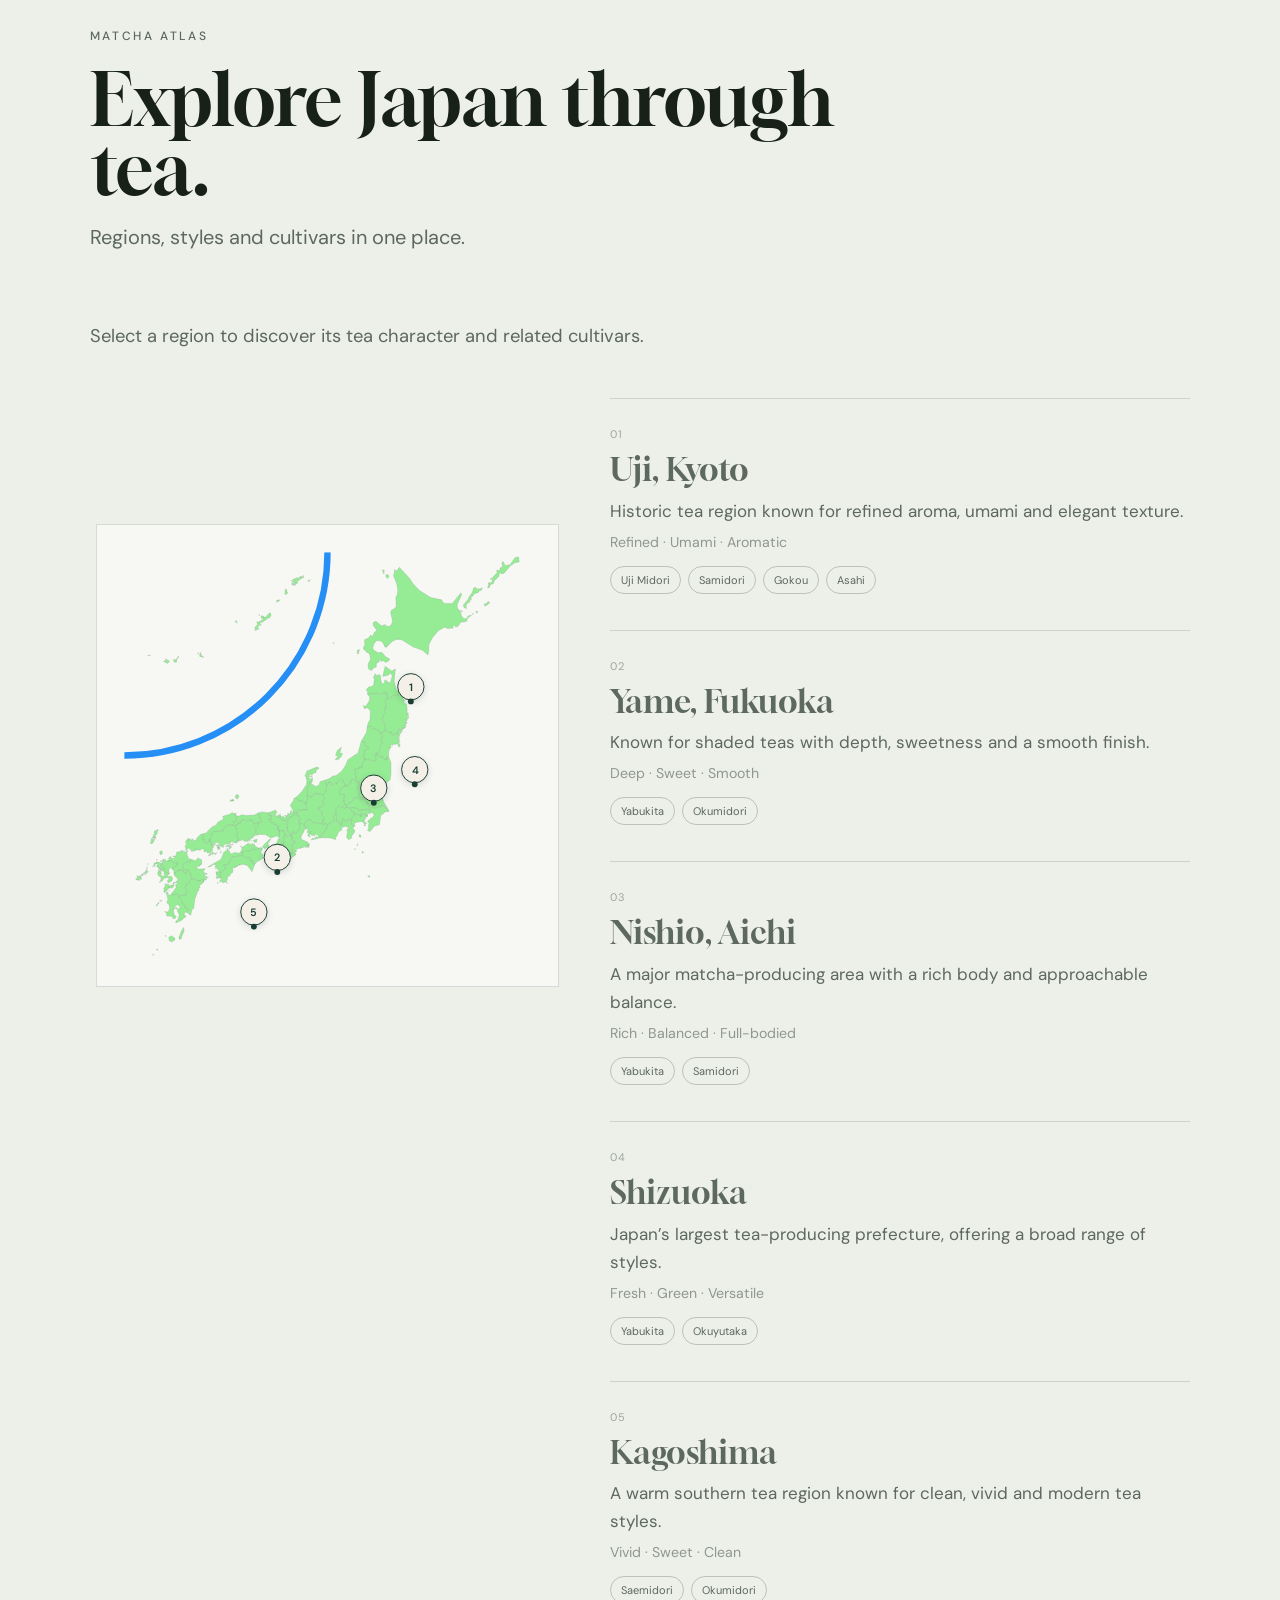
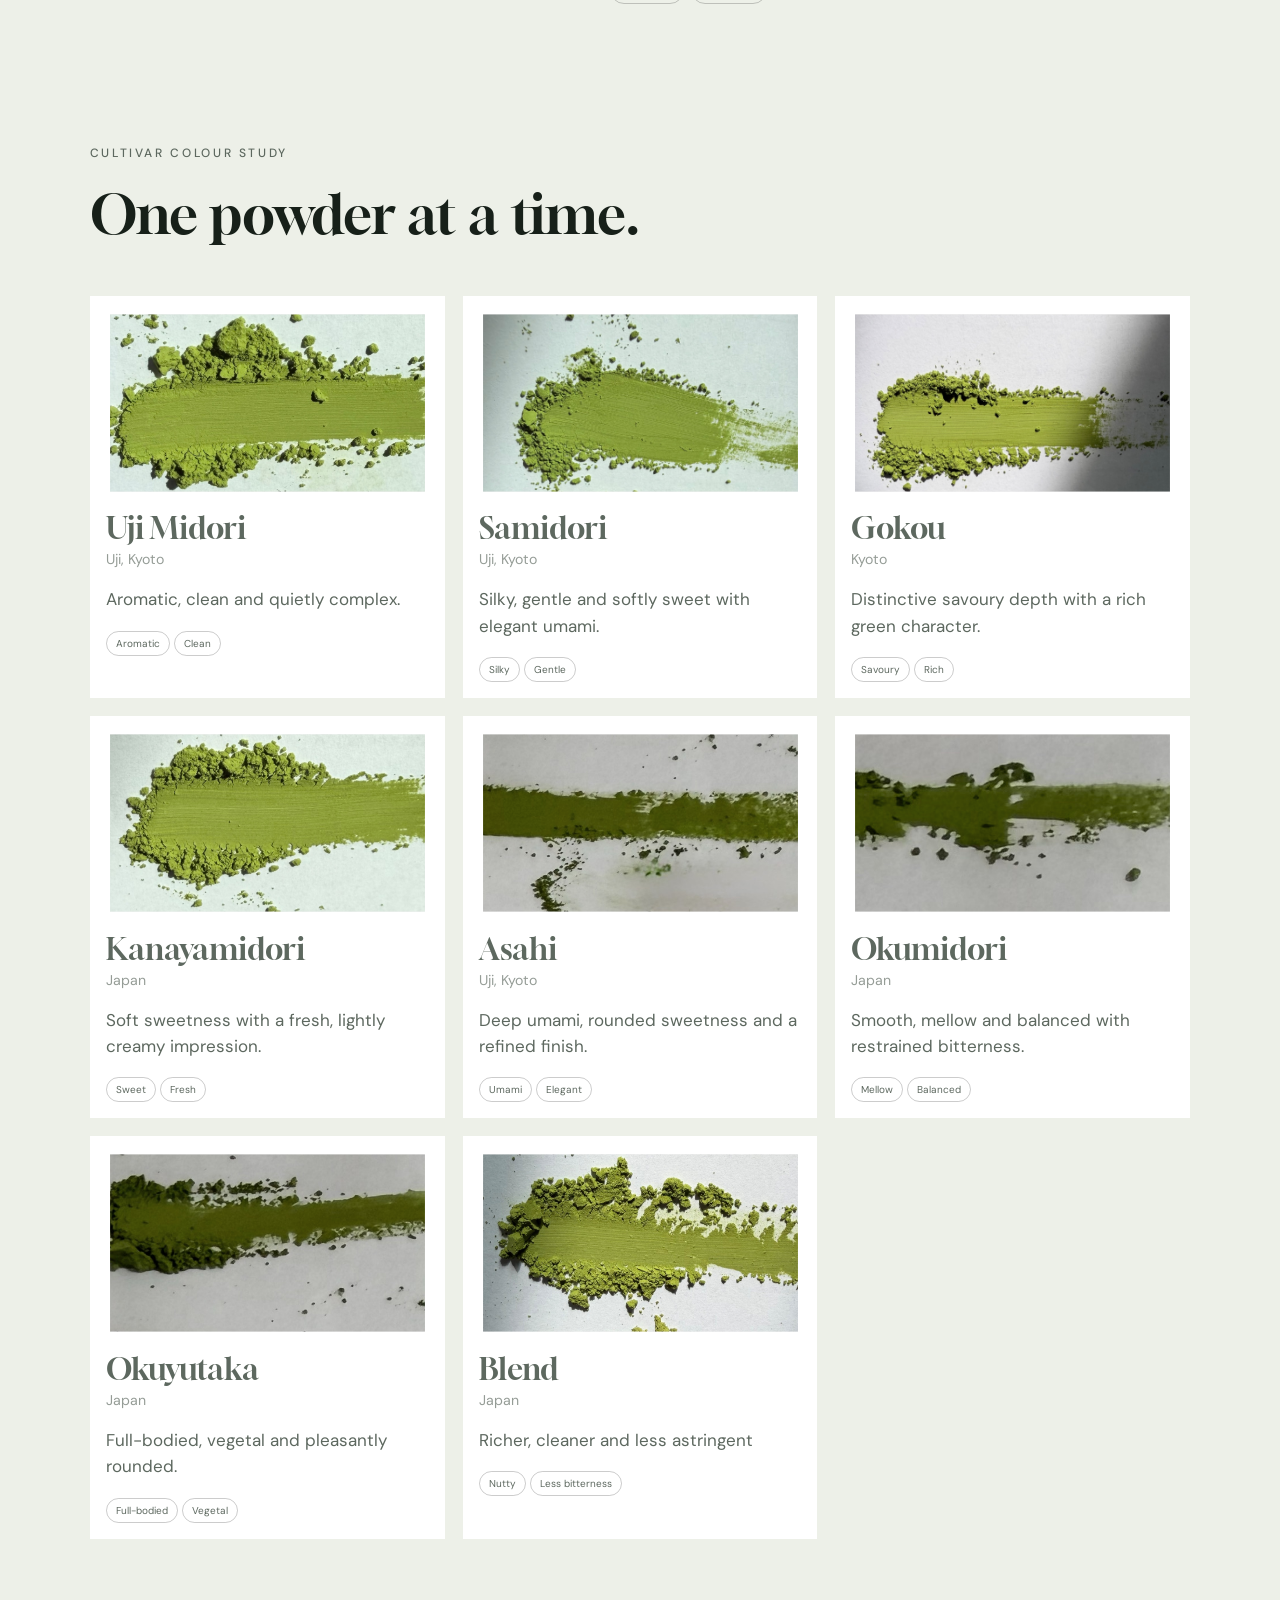
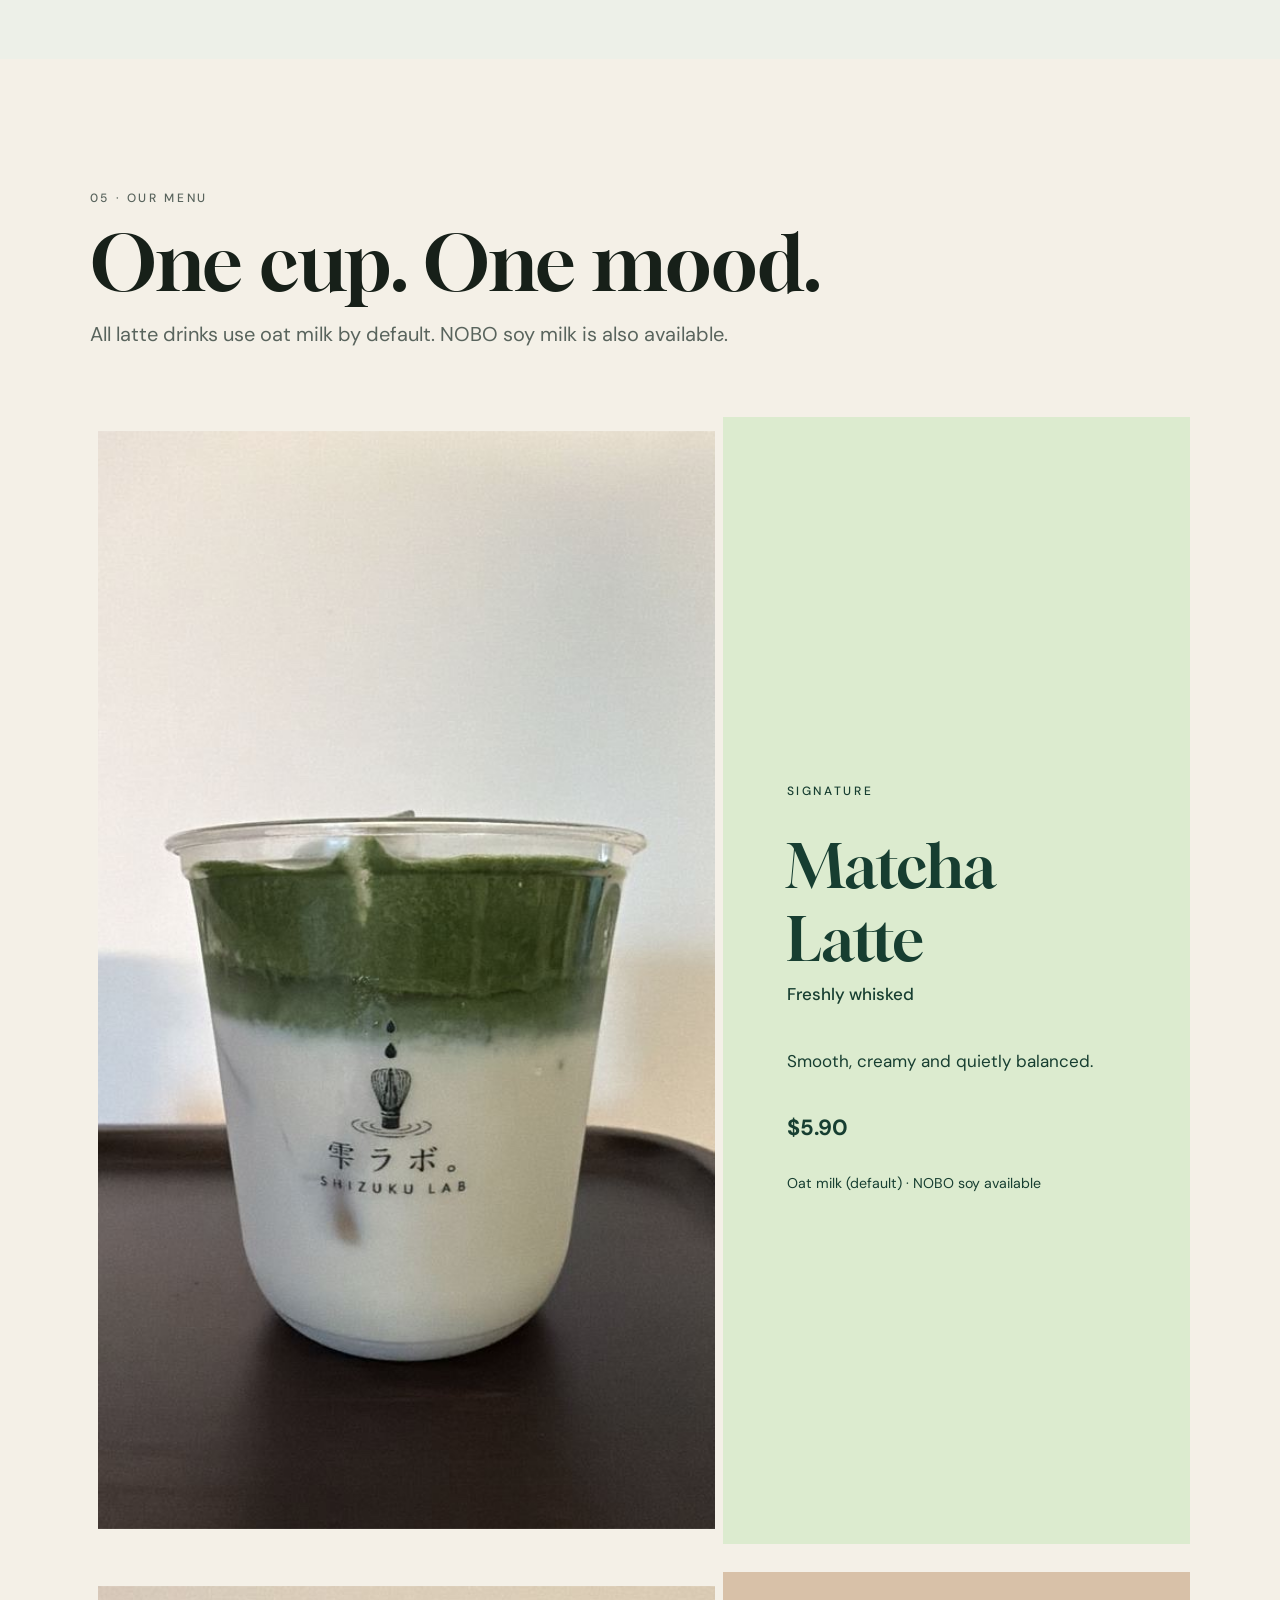
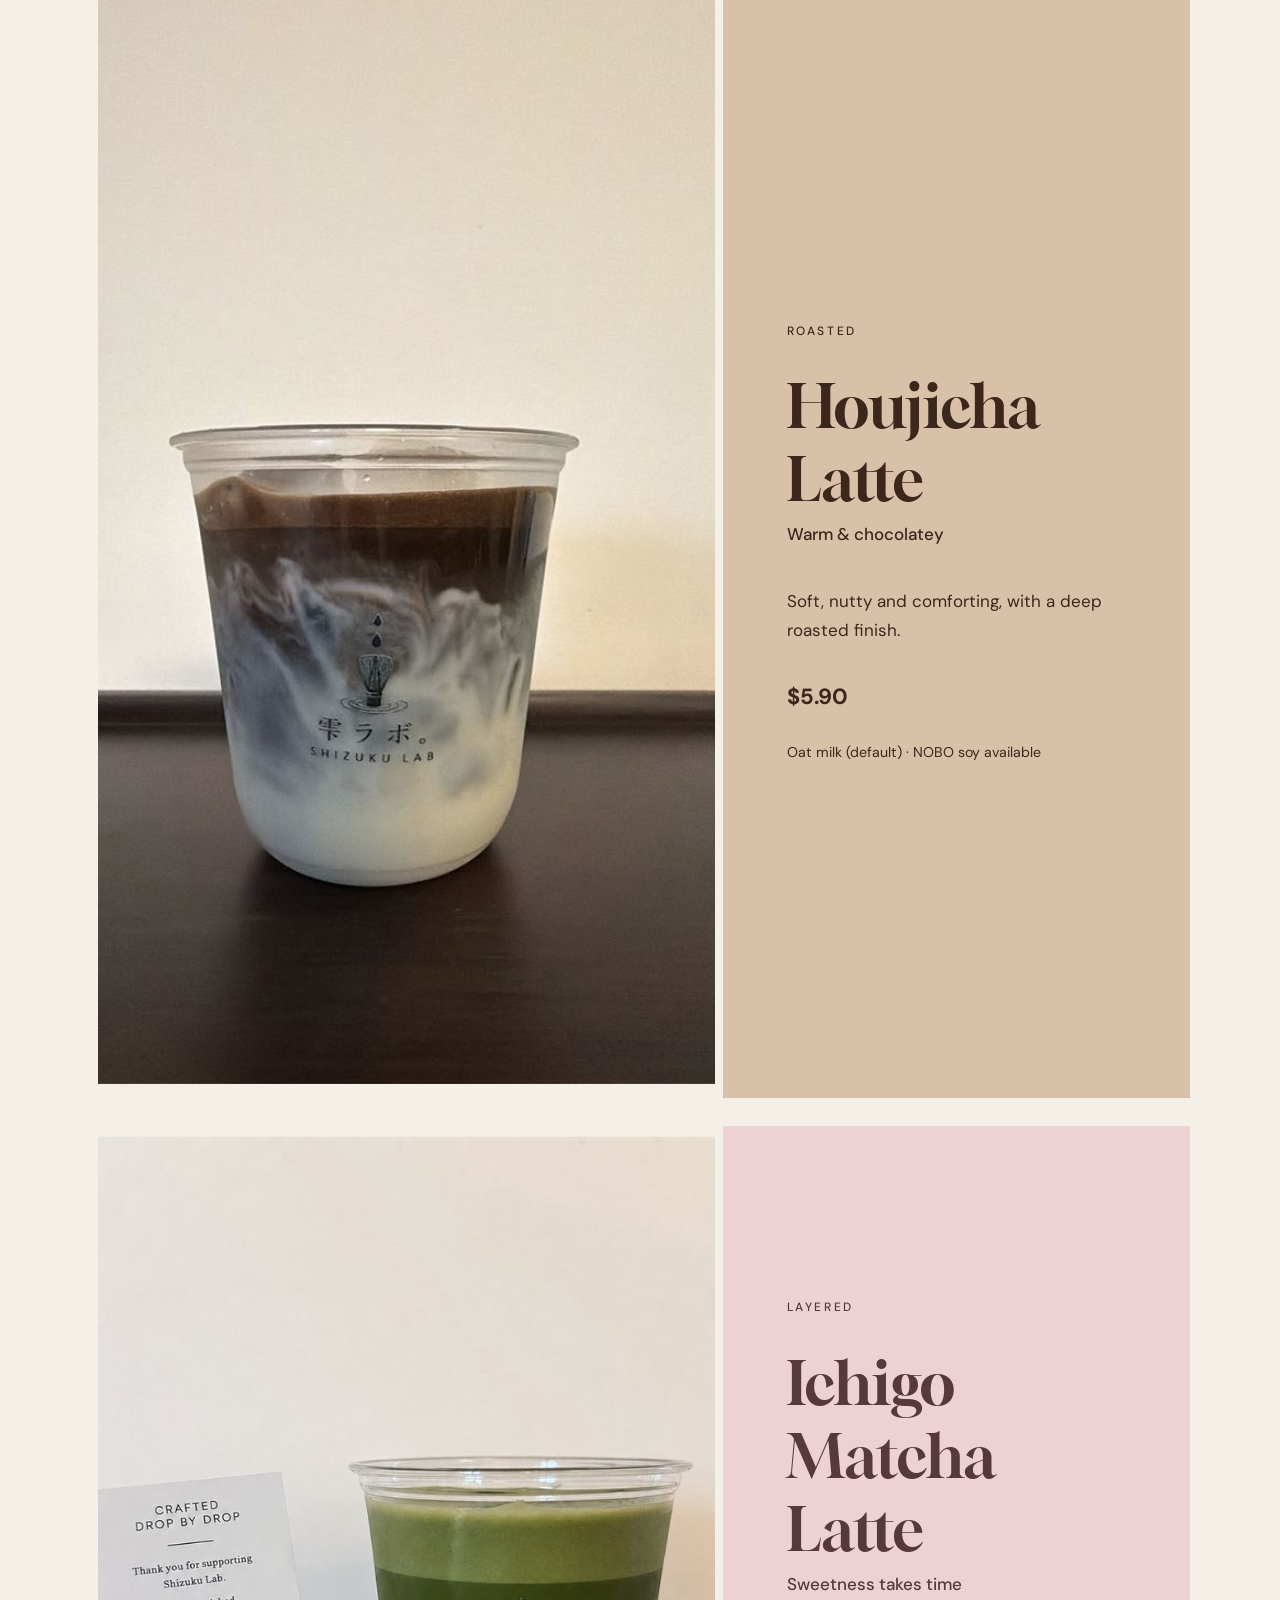
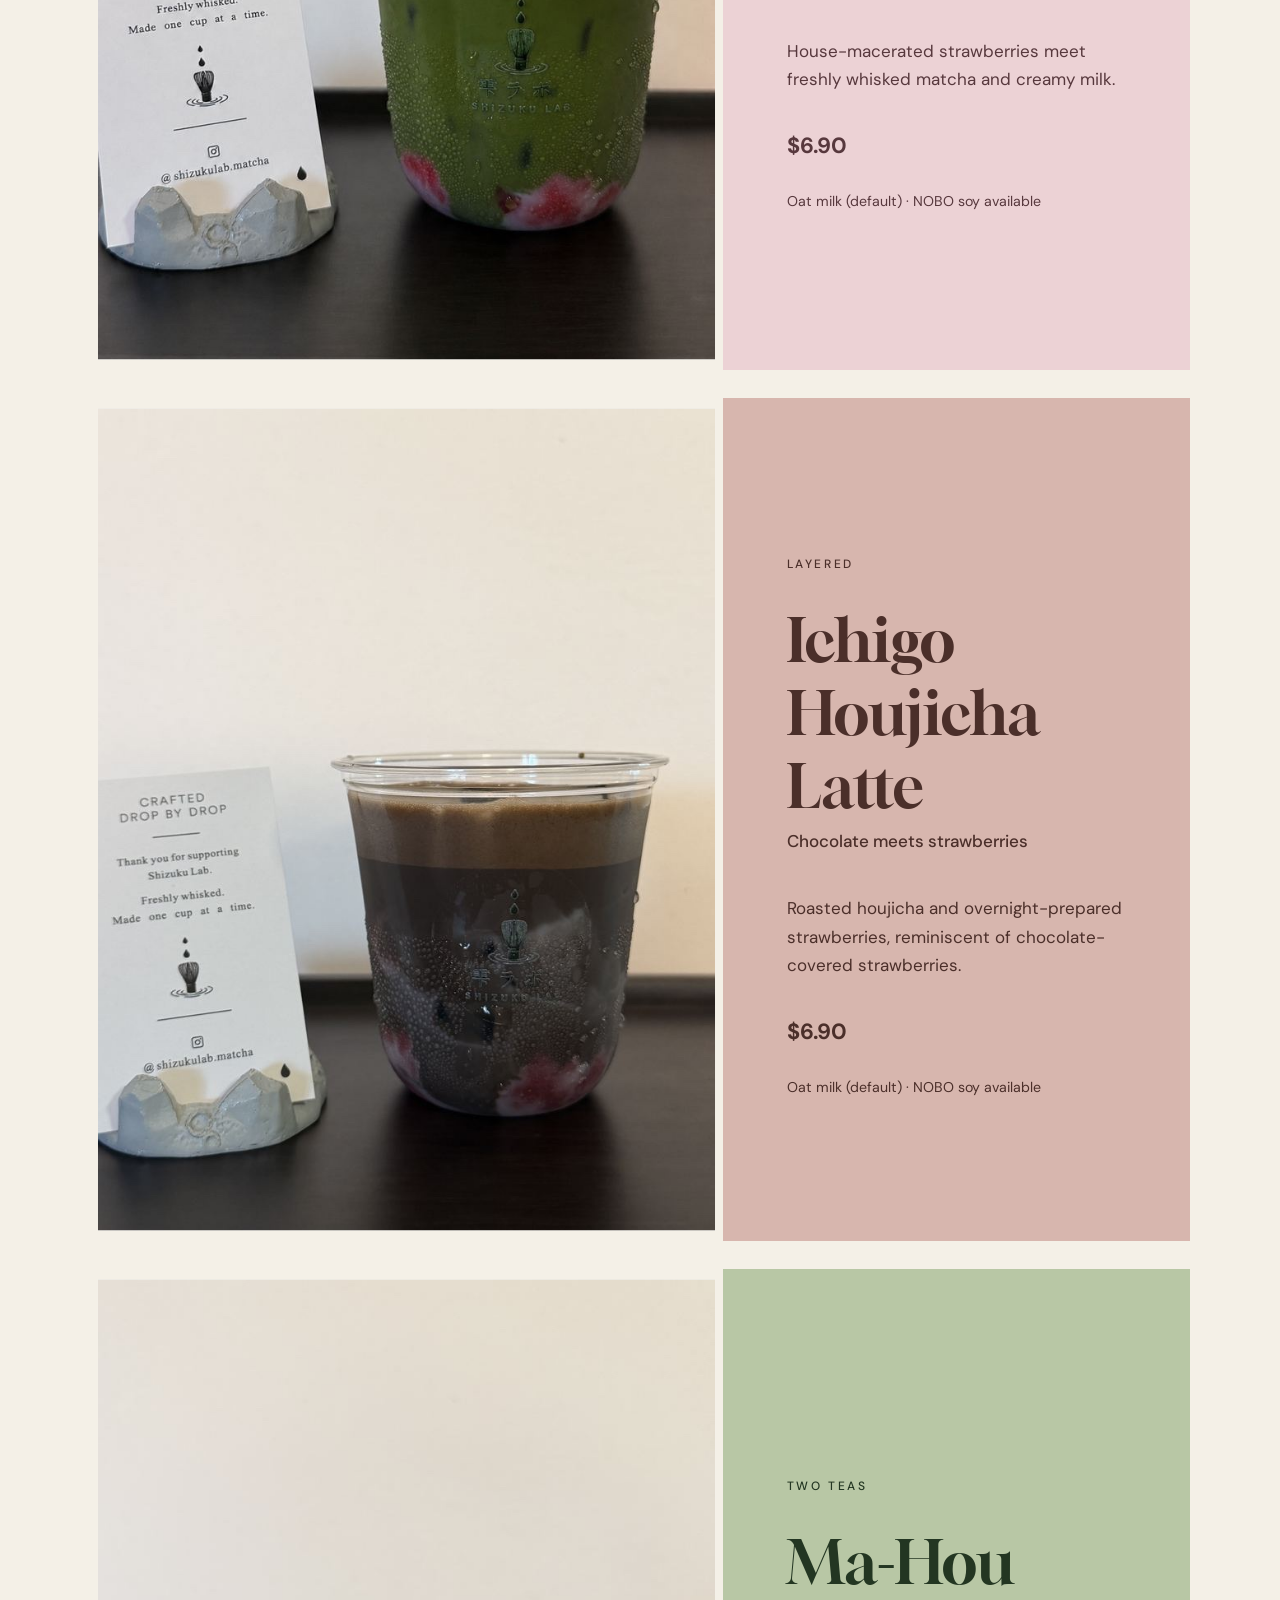
<file: shizuku-website.html>
<!doctype html>
<html lang="en">
<head>
  <meta charset="utf-8">
  <meta name="viewport" content="width=device-width,initial-scale=1">
  <meta name="theme-color" content="#f4f0e7">
  <meta name="shizuku-build" content="4.1">
  <title>Shizuku Lab — Matcha &amp; Houjicha Studio</title>
  <link rel="preconnect" href="https://fonts.googleapis.com">
  <link rel="preconnect" href="https://fonts.gstatic.com" crossorigin>
  <link rel="preconnect" href="https://ohgfmmvsxckayamlzdlj.supabase.co" crossorigin>
  <link href="https://fonts.googleapis.com/css2?family=DM+Sans:wght@300;400;500;600&amp;family=Gloock&amp;family=Noto+Serif+JP:wght@400;500&amp;family=Playfair+Display:ital,wght@0,500;1,500&amp;family=Cormorant+Garamond:wght@500;600&amp;display=swap" rel="stylesheet">
  <link rel="stylesheet" href="styles.css?v=41">
  <link id="siteFavicon" rel="icon" type="image/svg+xml" href="assets/favicon.svg?v=41">
  <link rel="apple-touch-icon" href="assets/favicon.svg?v=41">
</head>
<body>
  <div class="progress" id="progress"></div>
  <div class="cursor" id="cursor"><img src="assets/chasen-cursor.png" alt=""></div>
  <header>
    <a href="#home" class="logo-wrap" aria-label="Shizuku Lab"><span class="logo-mark" id="headerLogo"></span></a>
    <nav id="nav"></nav>
    <a class="order-link" id="headerOrder" target="_blank" rel="noopener">Reserve your cup</a>
    <button class="menu-toggle" id="menuToggle" aria-label="Menu"><span></span><span></span></button>
  </header>
  <div class="mobile-nav" id="mobileNav"></div>
  <main id="site"></main>
  <div class="drawer-backdrop" id="drawerBackdrop"></div>
  <aside class="drawer" id="drawer"><button id="drawerClose" aria-label="Close">×</button><div id="drawerContent"></div></aside>
  <script src="site-data.js?v=41"></script>
  <script src="site-render.js?v=41"></script>
  <script src="supabase-config.js?v=41"></script>
  <script src="website-live.js?v=41"></script>
  <script src="website-app.js?v=41"></script>
</body>
</html>
</file>
<file: style.css>
@import url('https://fonts.googleapis.com/css2?family=Fraunces:ital,opsz,wght@0,9..144,400;0,9..144,600;1,9..144,500&family=Work+Sans:wght@400;500;600&family=IBM+Plex+Mono:wght@500&family=Noto+Sans+JP:wght@400;500;600;700&family=Noto+Serif+JP:wght@500;600;700&display=swap');

:root{
  --cream:#F3EEE3;
  --ink:#2A2A22;
  --muted:#6b6558;
  --faint:#B7AF9C;
  --matcha:#4B5D3A;
  --matcha-lt:#8C9B6E;
  --matcha-bg:#EFF2E9;
  --houjicha:#8B5A2B;
  --gold:#B78A2E;
  --line:#E1D9C8;
  --card:#ffffff;
}
*{box-sizing:border-box;}
html,body{margin:0;padding:0;}
body{
  font-family:'Work Sans',sans-serif;
  background:var(--cream);
  color:var(--ink);
  min-height:100vh;
  -webkit-font-smoothing:antialiased;
}
.display{font-family:'Fraunces',serif;}
.screen > .display{font-size:var(--cms-heading-size,25px)!important}
.inapp-browser-notice[hidden]{display:none}.inapp-browser-notice{position:fixed;inset:0;z-index:1500;overflow:auto;background:#f3eee3;padding:26px 20px;display:grid;place-items:center}.inapp-browser-card{width:min(440px,100%);text-align:center}.inapp-browser-logo{width:64px;height:64px;margin:0 auto 18px;border-radius:50%;overflow:hidden;background:#fff;border:3px solid #fff;box-shadow:0 8px 22px rgba(42,42,34,.12)}.inapp-browser-logo img{width:100%;height:100%;object-fit:contain;padding:6px}.inapp-browser-kicker{font-size:11px;font-weight:800;letter-spacing:.14em;text-transform:uppercase;color:var(--matcha)}.inapp-browser-card h2{font:700 clamp(34px,10vw,52px)/.98 'Fraunces',Georgia,serif;letter-spacing:-.035em;margin:16px 0}.inapp-browser-card>p{color:var(--muted);line-height:1.55;margin:0 auto 22px;max-width:350px}.inapp-browser-steps{display:grid;gap:10px;text-align:left;background:#fff;border:1px solid var(--line);border-radius:18px;padding:18px;margin:0 0 14px}.inapp-browser-steps span{color:var(--muted);line-height:1.45}.inapp-browser-copy,.inapp-browser-continue{width:100%;border-radius:14px;padding:14px 16px;font-weight:700;font-size:14px}.inapp-browser-copy{border:0;background:var(--matcha);color:#fff}.inapp-browser-continue{margin-top:9px;border:1px solid var(--line);background:transparent;color:var(--muted)}
.mono{font-family:'IBM Plex Mono',monospace;}
button{font-family:inherit;cursor:pointer;}
a{color:inherit;}
img{display:block;max-width:100%;}

.wrap{max-width:480px;margin:0 auto;position:relative;min-height:100vh;padding-bottom:110px;}

/* header */
.header{padding:24px 20px 14px;}
.order-home-back{width:max-content;min-height:40px;margin:0 0 10px;display:inline-flex;align-items:center;gap:6px;padding:8px 11px 8px 9px;border:1px solid var(--line);border-radius:999px;background:var(--card);color:var(--matcha);font-size:12px;font-weight:600;text-decoration:none;box-shadow:0 4px 12px rgba(42,42,34,.05);}
.order-home-back svg{width:15px;height:15px;flex:0 0 auto;}
.order-home-back:focus-visible{outline:3px solid color-mix(in srgb,var(--matcha) 28%,transparent);outline-offset:2px;}
.header-row{display:flex;align-items:center;justify-content:space-between;}
.brand-title{font-size:24px;font-weight:600;letter-spacing:-0.3px;}
.brand-sub{font-size:11.5px;color:var(--matcha-lt);margin-top:2px;letter-spacing:0.4px;}
.cart-btn{position:relative;background:var(--matcha);border:none;border-radius:999px;width:42px;height:42px;display:flex;align-items:center;justify-content:center;}
.cart-btn svg{stroke:var(--cream);}
.cart-badge{position:absolute;top:-4px;right:-4px;background:var(--gold);color:#fff;border-radius:999px;font-size:10px;width:18px;height:18px;display:flex;align-items:center;justify-content:center;font-weight:600;}

.drip-row{width:100%;height:30px;margin-top:8px;opacity:0.9;}
.drip{animation:dripfall 2.6s ease-in-out infinite;transform-box:fill-box;transform-origin:center;}
.drip2{animation-delay:.8s;}
.drip3{animation-delay:1.6s;}
@keyframes dripfall{
  0%{transform:translateY(0);opacity:0;}
  8%{opacity:1;}
  55%{transform:translateY(22px);opacity:1;}
  62%{opacity:0;}
  100%{opacity:0;}
}
.ripple{animation:ripple 2.6s ease-out infinite;}
@keyframes ripple{
  0%,50%{transform:scale(.4);opacity:0;}
  58%{opacity:.5;}
  85%{transform:scale(1.3);opacity:0;}
  100%{opacity:0;}
}
@media (prefers-reduced-motion:reduce){.drip,.ripple{animation:none!important;}}

/* categories */
.cats{display:flex;gap:8px;overflow-x:auto;padding:0 20px 8px;}
.pill{white-space:nowrap;border:none;border-radius:999px;padding:8px 16px;font-size:12.5px;font-weight:500;background:#EAE3D2;color:var(--ink);flex-shrink:0;}
.pill.active{background:var(--ink);color:var(--cream);}

/* menu list */
.menu-list{padding:14px 20px 10px;}
.item-card{background:var(--card);border:1px solid var(--line);border-radius:16px;padding:12px;margin-bottom:12px;display:flex;gap:12px;align-items:center;}
.item-thumb{width:64px;height:64px;border-radius:12px;object-fit:cover;flex-shrink:0;background:var(--matcha-bg);}
.item-info{flex:1;min-width:0;}
.item-name{font-size:15px;font-weight:600;color:var(--ink)!important;}
.item-name span{color:var(--ink)!important;}
.item-desc{font-size:12px;color:var(--ink)!important;margin-top:2px;line-height:1.4;}
.item-row{display:flex;align-items:center;justify-content:space-between;margin-top:8px;}
.item-price{font-size:14px;font-weight:600;color:var(--matcha);}
.original-price{color:#8A8376;text-decoration:line-through;text-decoration-thickness:1.5px;text-decoration-color:#8A8376;margin-right:5px;font-weight:500;}
.discount-price{color:var(--matcha);font-weight:700;}
.add-btn{background:var(--matcha);border:none;border-radius:999px;color:var(--cream);font-size:12px;font-weight:500;padding:7px 14px;}
.add-btn:disabled{background:#A9AD9D;color:#F7F3EA;cursor:not-allowed;}
.item-name:disabled{opacity:.55;cursor:not-allowed!important;}
.stock-line{min-height:18px;margin-top:5px;}
.stock-badge{display:inline-flex;align-items:center;border-radius:999px;background:#EEF2E7;color:var(--matcha);font-size:10.5px;font-weight:600;line-height:1;padding:5px 8px;white-space:nowrap;}
.stock-badge.sold-out{background:#F7E8E5;color:#A33B32;}
.slot:disabled{opacity:.52;cursor:not-allowed;background:#F4F0E7;}
.stepper{display:flex;align-items:center;gap:10px;border:1px solid var(--line);border-radius:999px;padding:4px 8px;background:#fff;}
.stepper button{border:none;background:none;color:var(--matcha);display:flex;align-items:center;justify-content:center;}
.stepper span{font-size:13px;min-width:14px;text-align:center;}

/* sticky bottom bar */
.sticky-bar{position:fixed;bottom:0;left:0;right:0;background:rgba(243,238,227,0.97);border-top:1px solid var(--line);padding:12px 20px calc(12px + env(safe-area-inset-bottom));backdrop-filter:blur(6px);}
.sticky-bar-inner{max-width:480px;margin:0 auto;}
.primary-btn{width:100%;background:var(--matcha);color:var(--cream);border:none;border-radius:14px;padding:14px 0;font-weight:600;font-size:14.5px;display:flex;align-items:center;justify-content:center;gap:6px;}
.primary-btn:disabled{opacity:.45;}
.back-link{display:flex;align-items:center;gap:4px;border:none;background:none;color:var(--matcha);font-size:12.5px;padding:6px 0 14px;font-weight:500;}

/* generic */
.screen{padding:0 20px 120px;}
.field{margin-bottom:12px;}
.field label{font-size:12px;color:var(--muted);margin-bottom:5px;font-weight:500;display:block;}
.field input,.field textarea,.field select{width:100%;padding:10px 12px;border-radius:10px;border:1px solid var(--line);font-size:13.5px;background:#fff;font-family:inherit;color:var(--ink);}
.field select{
  display:block;
  height:42px;
  max-height:42px;
  min-height:42px;
  padding:0 38px 0 12px;
  -webkit-appearance:none;
  appearance:none;
  font-family:'Work Sans',sans-serif;
  font-size:13.5px;
  font-weight:400;
  line-height:42px;
  background-color:#fff;
  background-image:url("data:image/svg+xml,%3Csvg xmlns='http://www.w3.org/2000/svg' width='12' height='8' viewBox='0 0 12 8'%3E%3Cpath d='M1 1l5 5 5-5' fill='none' stroke='%235d6652' stroke-width='1.5' stroke-linecap='round' stroke-linejoin='round'/%3E%3C/svg%3E");
  background-repeat:no-repeat;
  background-position:right 13px center;
  background-size:12px 8px;
}
.field select option{font-family:'Work Sans',sans-serif;font-size:13.5px;}
.field select:disabled{background:#f4f0e7;color:var(--faint);}
.field select.checkout-select{
  height:42px!important;
  min-height:42px!important;
  max-height:42px!important;
  padding:0 38px 0 12px!important;
  font-family:'Work Sans',sans-serif!important;
  font-size:13.5px!important;
  font-weight:400!important;
  line-height:42px!important;
}
.field textarea{resize:none;}
.slot{width:100%;text-align:left;padding:12px 14px;border-radius:12px;margin-bottom:8px;border:1px solid var(--line);background:#fff;display:flex;align-items:center;gap:10px;}
.slot.active{border:1.5px solid var(--matcha);background:var(--matcha-bg);}
.slot-day{font-size:13.5px;font-weight:500;color:var(--ink)!important;}
.slot-time{font-size:11.5px;color:var(--muted);}
.summary-card{background:var(--card);border:1px solid var(--line);border-radius:14px;padding:16px;margin-top:18px;}
.row{display:flex;justify-content:space-between;font-size:13px;padding:4px 0;}
.row.bold{font-weight:600;}
.row .label{color:var(--muted);}
.row.bold .label{color:var(--ink);}
.divider{height:1px;background:var(--line);margin:8px 0;}
.center{text-align:center;}
.empty{text-align:center;padding:40px 0;color:var(--faint);font-size:13.5px;}

/* payment */
.qr-box{display:flex;justify-content:center;margin-bottom:16px;}
.qr-box svg{width:190px;height:190px;}
.qr-box.qr-expired{opacity:.35;filter:grayscale(1);}
.qr-placeholder{width:168px;height:168px;border-radius:12px;background:repeating-linear-gradient(45deg,#2A2A22 0 6px,#F3EEE3 6px 12px);opacity:.9;}
.payment-timer{margin:10px 0 8px;text-align:center;color:#B78A2E;font-size:12px;font-weight:600;}
.refresh-qr-btn{display:block;margin:0 auto 12px;padding:8px 13px;font-size:12px;}
.hint{font-size:11.5px;color:var(--muted);text-align:center;margin-bottom:14px;}
.ref-note{font-size:11.5px;color:var(--gold);margin-top:8px;}

/* confirmation */
.check-circle{width:56px;height:56px;border-radius:999px;background:var(--matcha);display:flex;align-items:center;justify-content:center;margin:20px auto;}
.code-box{background:#fff;border:1px solid var(--line);border-radius:16px;padding:20px;text-align:left;}
.code-text{font-size:20px;letter-spacing:1px;margin-bottom:10px;}

/* footer / admin link */
.footer-link{text-align:center;padding:18px 0 28px;}
.footer-link button{background:none;border:none;color:var(--faint);text-decoration:underline;font-size:11px;}
.powered-by-footer{text-align:center;padding:26px 16px 34px;color:var(--faint);font-size:11px;letter-spacing:.035em;}
.product-options-screen .powered-by-footer{display:none}
.powered-by-footer a{color:inherit;text-decoration:none;border-bottom:1px solid rgba(138,132,120,.45);transition:color .18s ease,border-color .18s ease;}
.powered-by-footer a:hover{color:var(--matcha);border-color:var(--matcha);}

/* overlay */
.overlay{position:fixed;inset:0;background:rgba(42,42,34,.45);display:flex;align-items:flex-end;justify-content:center;z-index:50;padding:16px;}
.overlay-card{background:var(--cream);border-radius:20px;padding:24px;width:100%;max-width:340px;}
.overlay-title{font-size:20px;margin-bottom:4px;}
.overlay-sub{font-size:13px;color:var(--muted);margin-bottom:14px;}
.btn-row{display:flex;gap:8px;}
.btn-secondary{flex:1;padding:10px 0;border-radius:10px;border:1px solid var(--line);background:transparent;color:var(--ink);}
.btn-primary{flex:1;padding:10px 0;border-radius:10px;border:none;background:var(--matcha);color:var(--cream);font-weight:500;}
.error-text{color:#B33;font-size:12px;margin-bottom:8px;}

/* promo ticker */
.promo-ticker{background:var(--ink);color:var(--cream);overflow:hidden;white-space:nowrap;padding:7px 0;}
.promo-ticker-track{display:inline-flex;width:max-content;will-change:transform;animation:ticker-scroll 18s linear infinite;transform:translate3d(0,0,0);}
.promo-ticker-track span{padding:0 24px;font-size:11.5px;font-weight:600;letter-spacing:0.4px;}
@keyframes ticker-scroll{from{transform:translate3d(0,0,0);}to{transform:translate3d(-33.3333%,0,0);}}
@media (max-width:600px){.promo-ticker-track{animation-duration:14s;}}
@media (prefers-reduced-motion:reduce){.promo-ticker-track{animation-duration:30s;}}

/* welcome announcement */
.welcome-announcement[hidden]{display:none;}
.welcome-announcement{position:fixed;inset:0;z-index:1000;background:rgba(31,36,27,.56);display:grid;place-items:center;padding:20px;}
.welcome-announcement-card{position:relative;width:min(430px,100%);background:#fffdf8;border:1px solid var(--line);border-radius:22px;padding:28px;box-shadow:0 24px 70px rgba(30,34,27,.24);text-align:center;}
.welcome-announcement-close{position:absolute;right:14px;top:12px;border:0;background:transparent;color:var(--muted);font-size:25px;line-height:1;cursor:pointer;}
.welcome-announcement-kicker{color:var(--matcha);font-size:11px;font-weight:700;letter-spacing:1.8px;text-transform:uppercase;margin-bottom:9px;}
.welcome-announcement-title{font-family:var(--display);font-size:27px;line-height:1.15;margin:0 24px 10px;}
.welcome-announcement-message{color:var(--muted);line-height:1.6;white-space:pre-line;margin:0 0 16px;}
.welcome-announcement-promo{display:flex;align-items:center;justify-content:space-between;gap:12px;background:var(--cream);border:1px dashed var(--matcha);border-radius:13px;padding:11px 13px;margin:0 0 16px;}
.welcome-announcement-promo[hidden]{display:none;}
.welcome-page.welcome-loading .welcome-card{visibility:hidden;}
.welcome-page.welcome-loading::after{content:"";position:fixed;left:50%;top:50%;width:24px;height:24px;margin:-12px;border:2px solid color-mix(in srgb,var(--matcha) 22%,transparent);border-top-color:var(--matcha);border-radius:50%;animation:welcome-loading-spin .7s linear infinite;}
@keyframes welcome-loading-spin{to{transform:rotate(360deg);}}
.welcome-announcement-code{font-weight:700;letter-spacing:1px;overflow-wrap:anywhere;}
.welcome-announcement-copy{border:0;background:transparent;color:var(--matcha);font-weight:700;cursor:pointer;white-space:nowrap;}
.welcome-announcement-continue{width:100%;border:0;border-radius:13px;background:var(--matcha);color:white;padding:13px 16px;font-weight:700;cursor:pointer;}

/* store info panel */
.store-panel{padding:0 20px 16px;}
.store-banner{position:relative;height:var(--banner-height,190px);background-size:cover;background-position:center 68%;border-radius:18px 18px 0 0;}
.store-logo-overlap{position:absolute;left:50%;bottom:calc(var(--logo-circle-size,68px) / -2);transform:translateX(-50%);width:var(--logo-circle-size,68px);height:var(--logo-circle-size,68px);display:grid;place-items:center;overflow:hidden;background:#fff;border-radius:999px;padding:8px;border:3px solid var(--cream);box-shadow:0 2px 10px rgba(0,0,0,0.18);}.store-logo-overlap img{width:100%;height:100%;object-fit:contain;transition:transform .2s ease;}
.store-panel-body{background:var(--card);border:1px solid var(--line);border-top:none;border-radius:0 0 18px 18px;padding:42px 18px 16px;text-align:center;}
.store-insta{display:inline-block;font-size:12.5px;color:var(--matcha);text-decoration:none;margin-bottom:4px;font-weight:600;}
.store-dropoff{font-size:11.5px;color:var(--muted);line-height:1.5;margin-bottom:10px;}
.store-desc{font-size:12.5px;color:var(--muted);line-height:1.55;margin-bottom:14px;}
.hours-card-dark{background:var(--matcha);color:var(--cream);border-radius:14px;padding:12px 16px;text-align:left;}
.hours-card-dark .hours-row{display:flex;justify-content:space-between;align-items:center;margin-bottom:4px;}
.hours-card-dark .hours-label{font-size:10.5px;letter-spacing:0.6px;color:#D9E2C9;font-weight:600;}
.hours-status-dark{font-size:11px;font-weight:700;letter-spacing:0.3px;}
.hours-status-dark.open{color:#C8F0A8;}
.hours-status-dark.closed{color:#F0C8C8;}
.hours-card-dark .hours-day{font-size:13.5px;font-weight:600;margin-top:2px;color:var(--cream);}
.hours-card-dark .hours-time{font-size:12px;color:#D9E2C9;}
.collection-area-card{margin-top:12px;padding:13px 15px;border:1px solid var(--line);border-radius:14px;background:color-mix(in srgb,var(--matcha) 6%,var(--card));text-align:left}.collection-area-list{display:grid;gap:7px}.collection-area-row{display:flex;align-items:center;justify-content:space-between;gap:12px}.collection-area-card strong{font-size:13px}.collection-area-card span:not(.collection-map-kicker){font-size:11px;color:var(--muted)}.collection-area-card a{flex:0 0 auto;color:var(--matcha);font-size:12px;font-weight:700;text-decoration:none}.collection-map-kicker{font-size:9px;font-weight:700;letter-spacing:.12em;color:var(--matcha)}
.payment-map-card{overflow:hidden;margin-top:16px;background:var(--card);border:1px solid var(--line);border-radius:14px}.payment-map-frame{display:block;width:100%;height:190px;border:0;background:#e9e6dc}.payment-map-copy{display:grid;gap:5px;padding:15px 16px}.payment-map-copy strong{font-size:16px}.payment-map-copy>span:not(.collection-map-kicker){font-size:12px;line-height:1.45;color:var(--muted)}.payment-map-button{display:block;margin-top:7px;padding:11px 14px;border-radius:10px;background:var(--matcha);color:var(--cream);font-size:13px;font-weight:700;text-align:center;text-decoration:none}
@media(max-width:520px){.payment-map-frame{height:165px}}

/* FAQ */
.faq-section{padding:8px 20px 4px;}
.faq-title{font-size:19px;margin-bottom:10px;}
.faq-item{background:#fff;border:1px solid var(--line);border-radius:12px;padding:12px 14px;margin-bottom:8px;}
.faq-item summary{font-size:13px;font-weight:500;cursor:pointer;list-style:none;display:flex;justify-content:space-between;align-items:center;}
.faq-item summary::-webkit-details-marker{display:none;}
.faq-item summary::after{content:"+";font-size:16px;color:var(--matcha);margin-left:8px;}
.faq-item[open] summary::after{content:"–";}
.faq-answer{font-size:12.5px;color:var(--muted);line-height:1.55;margin-top:8px;}

/* admin */
.tabs{display:flex;gap:8px;padding:0 20px 10px;align-items:center;}
.status-tag{font-size:11px;font-weight:600;}
.order-card{background:var(--card);border:1px solid var(--line);border-radius:14px;padding:14px;margin-bottom:10px;}
.order-top{display:flex;justify-content:space-between;align-items:baseline;}
.order-meta{font-size:12.5px;color:var(--muted);margin-top:4px;}
.small-btn{border:none;background:var(--matcha);color:var(--cream);border-radius:999px;padding:8px 14px;font-size:12px;font-weight:500;}
.link-btn{border:none;background:none;color:var(--matcha);font-size:12px;font-weight:500;}
.link-danger{border:none;background:none;color:#B33;font-size:12px;font-weight:500;}
.loading{padding:48px;text-align:center;color:var(--faint);}
.setup-banner{margin:16px 20px;padding:14px;border:1px solid var(--gold);background:#FBF3E1;border-radius:12px;font-size:12.5px;color:#6b5420;line-height:1.5;}
.setup-banner code{background:#00000010;padding:1px 5px;border-radius:4px;}

/* Product groups */
.product-group{margin:0 0 24px;}.product-group-title{font:700 25px/1.1 'Fraunces',Georgia,serif;margin:0 0 12px;color:var(--ink);letter-spacing:-.02em;}.product-group-items{display:grid;gap:10px;}
.menu-kana{font-size:10px;font-weight:600;letter-spacing:.12em;color:var(--matcha);margin:0 0 11px;}
.option-kana{display:block;font-size:9px;line-height:1.2;letter-spacing:.1em;color:var(--matcha-lt);margin-bottom:3px;}
.product-detail-card{background:var(--card);border:1px solid var(--line);border-radius:16px;overflow:hidden;margin-bottom:18px;}.product-detail-image{width:100%;height:var(--product-detail-image-height,180px);object-fit:cover;background:var(--matcha-bg);}.contain-product-image .product-detail-image{object-fit:contain}.product-detail-copy{padding:15px 16px 17px;}.product-detail-copy .item-name{font-size:18px;}.product-detail-copy .item-desc{font-size:13px;margin-top:5px;}.product-option-group .slot-day{font-size:var(--product-option-text-size,15px)}.compact-product-options .product-option-group{margin-top:14px!important}.compact-product-options .product-option-group .slot{padding:10px 13px;margin:7px 0;min-height:0}.compact-product-options .product-option-group .slot-time{margin-top:1px}
.compact-product-options .bundle-section{margin-top:14px}.compact-product-options .bundle-drinks .slot{padding:10px 13px;margin:7px 0;min-height:0}
.progressive-options{display:grid;gap:10px;margin-top:14px}.option-step-open{margin:0!important;padding:15px;border:1px solid var(--line);border-radius:15px;background:var(--card);box-shadow:0 7px 20px rgba(42,42,34,.05)}.option-step-heading{display:flex;align-items:center;gap:10px;margin-bottom:11px}.option-step-heading label{margin:0;flex:1}.option-step-number{width:27px;height:27px;border-radius:999px;display:inline-flex;align-items:center;justify-content:center;flex:0 0 27px;background:var(--matcha);color:var(--cream);font-size:11px;font-weight:700}.option-step-summary{width:100%;min-height:62px;display:flex;align-items:center;gap:10px;padding:10px 13px;border:1px solid var(--line);border-radius:14px;background:color-mix(in srgb,var(--card) 88%,var(--matcha-bg));color:var(--ink);text-align:left}.option-step-summary-copy{display:grid;gap:2px;min-width:0;flex:1}.option-step-summary-copy strong{font-size:13px}.option-step-summary-copy small{font-size:12px;color:var(--matcha);white-space:nowrap;overflow:hidden;text-overflow:ellipsis}.option-step-change{font-size:11px;font-weight:600;color:var(--muted)}.option-skip{width:100%;min-height:40px;margin-top:3px;border:1px dashed var(--line);border-radius:11px;background:transparent;color:var(--muted);font-size:12px;font-weight:600}.option-skip.active{border-color:var(--matcha);background:var(--matcha-bg);color:var(--matcha)}
@media(max-width:520px){.product-options-screen .product-detail-image{height:max(280px,var(--product-detail-image-height,180px))}.product-options-screen .screen{padding-left:14px;padding-right:14px}.option-step-open{padding:14px 12px}.progressive-options{gap:9px}}

/* Welcome page */
.welcome-page{min-height:100vh;display:grid;place-items:center;padding:24px;background:radial-gradient(circle at 50% 12%,#fffdf8 0,#f3eee3 57%,#ebe3d5 100%);color:var(--ink);font-family:'Work Sans',sans-serif;}.welcome-card{width:min(100%,420px);text-align:center}.welcome-logo-frame{width:132px;height:132px;margin:0 auto;border-radius:999px;overflow:hidden;background:#fff;border:5px solid #f4eee3;box-shadow:0 14px 35px rgba(42,42,34,.13);display:grid;place-items:center;transition:width .18s ease,height .18s ease,margin .18s ease}.welcome-logo-frame[data-position="left"]{margin-left:0;margin-right:auto}.welcome-logo-frame[data-position="right"]{margin-left:auto;margin-right:0}.welcome-logo{width:100%;height:100%;object-fit:contain;padding:12px;transform-origin:center;transition:transform .18s ease}.welcome-title{font:700 39px/1.06 'Fraunces',Georgia,serif;margin:22px 0 7px}.welcome-sub{color:var(--matcha);letter-spacing:.08em;font-size:12px}.welcome-copy{margin:25px auto 26px;max-width:300px;color:var(--muted);font-size:14px;line-height:1.6}.welcome-actions{display:grid;gap:10px}.welcome-enter,.welcome-website{display:flex;align-items:center;justify-content:center;min-height:52px;border-radius:14px;font-weight:700;text-decoration:none;font-size:14px}.welcome-enter{background:var(--matcha);color:var(--cream);box-shadow:0 10px 20px rgba(75,93,58,.2)}.welcome-website{background:#fff;color:var(--matcha);border:1px solid var(--line)}.welcome-note{font-size:11px;color:var(--faint);margin-top:22px}.welcome-powered-by{margin-top:24px;color:var(--faint);font-size:11px;letter-spacing:.035em}.welcome-powered-by a{color:inherit;text-decoration:none;border-bottom:1px solid rgba(138,132,120,.45)}.welcome-powered-by a:hover{color:var(--matcha);border-color:var(--matcha)}


.welcome-tools{display:grid;grid-template-columns:1fr 1fr;gap:10px}
.welcome-tool{display:flex;align-items:center;justify-content:center;min-height:52px;border-radius:14px;font-weight:700;text-decoration:none;font-size:14px;background:#fff;color:var(--matcha);border:1px solid var(--line)}

/* Product-specific customisation + Instagram payment */
.payment-dm-card{margin-top:16px;border-color:var(--matcha-lt);background:var(--matcha-bg);}
.new-order-alert{margin:0 0 20px;padding:16px 18px;border-radius:16px;background:#fff5d9;border:1px solid #e5b84d;display:flex;align-items:center;justify-content:space-between;gap:16px;box-shadow:0 10px 30px rgba(80,60,20,.12);}
.new-order-alert strong{display:block;font-size:15px;margin-bottom:4px;}
.new-order-alert span{display:block;font-size:13px;color:#6b5420;}
@media(max-width:760px){.new-order-alert{align-items:flex-start;flex-direction:column;}}


/* Admin drag-to-reorder controls */
.admin-sortable-list{display:grid;gap:9px}.admin-sortable-item{position:relative;display:flex;align-items:center;gap:10px;touch-action:none}.admin-sortable-content{flex:1;min-width:0}.admin-product-group-fields{display:grid;grid-template-columns:minmax(0,1fr) auto auto;gap:9px;align-items:center}.admin-option-group-card{border:1px solid #e7ddd0;border-radius:16px;padding:14px;margin:12px 0;background:#fffdf9;align-items:flex-start}.admin-drag-handle{width:32px;min-width:32px;height:42px;border:0;background:transparent;padding:0;display:flex;align-items:center;justify-content:center;cursor:grab;border-radius:8px;touch-action:none;color:#8f877b}.admin-drag-handle:hover{background:#f5efe7}.admin-drag-handle:active{cursor:grabbing;background:#eee5d8}.admin-drag-handle .drag-dots{display:block;font-size:19px;font-weight:700;letter-spacing:-3px;line-height:1;user-select:none;pointer-events:none}.admin-product-sort-row{margin:0!important;padding:12px!important}.admin-product-sort-row .admin-drag-handle{align-self:center}.admin-drag-source{opacity:.28}.admin-drag-ghost{position:fixed!important;z-index:9999;pointer-events:none;opacity:.95;box-shadow:0 16px 38px rgba(42,42,34,.18);transform:scale(1.01);margin:0!important}.admin-is-dragging{user-select:none;overflow:hidden}.admin-is-dragging *{cursor:grabbing!important}
@media(max-width:640px){.admin-sortable-item{gap:5px}.admin-drag-handle{width:24px;min-width:24px;padding-left:2px;padding-right:2px}.admin-product-group-fields{grid-template-columns:minmax(0,1fr) auto auto;gap:6px}.admin-option-group-card{padding:12px 9px 12px 5px}.admin-option-group-card>.admin-sortable-content>div:first-child{grid-template-columns:minmax(0,1fr) auto auto auto!important;gap:5px!important}}

/* Whole-system theme layouts */
.theme-korean .store-panel,.theme-korean .item-card,.theme-korean .summary-card,.theme-korean .slot{border:0!important;border-radius:24px!important}.theme-korean .store-banner{border-radius:0 0 30px 30px}.theme-korean .menu-gallery{gap:16px}.theme-korean .gallery-card{border:0!important;border-radius:24px!important;background:#F0EAE4!important}.theme-korean .add-btn,.theme-korean .primary-btn{border-radius:20px!important}
.theme-editorial .store-panel,.theme-editorial .item-card,.theme-editorial .summary-card,.theme-editorial .slot,.theme-editorial .product-detail-card{border-radius:0!important;box-shadow:none!important}.theme-editorial .store-banner{border-radius:0!important}.theme-editorial .item-card{border-width:0 0 1px!important;padding:15px 0!important}.theme-editorial .item-thumb{border-radius:0!important;width:78px;height:78px}.theme-editorial .display,.theme-editorial .brand-title{text-transform:uppercase;letter-spacing:-.02em}.theme-editorial .add-btn,.theme-editorial .primary-btn{border-radius:0!important;text-transform:uppercase;letter-spacing:.08em}
.theme-retro .store-panel,.theme-retro .item-card,.theme-retro .summary-card,.theme-retro .slot,.theme-retro .product-detail-card{border:2px solid var(--ink)!important;border-radius:7px!important;box-shadow:4px 4px 0 var(--ink)!important}.theme-retro .item-card{margin-bottom:18px}.theme-retro .item-thumb{border-radius:2px!important}.theme-retro .add-btn,.theme-retro .primary-btn{border:1px solid var(--ink)!important;border-radius:4px!important;box-shadow:2px 2px 0 var(--ink)!important}.theme-retro .promo-ticker{border-bottom:2px solid var(--ink)}
.theme-threed .store-panel,.theme-threed .item-card,.theme-threed .summary-card,.theme-threed .slot,.theme-threed .product-detail-card,.theme-threed .gallery-card{border:0!important;border-radius:24px!important;box-shadow:0 10px 0 rgba(98,84,163,.14),0 17px 28px rgba(45,38,75,.11)!important}.theme-threed .item-card,.theme-threed .gallery-card{margin-bottom:20px}.theme-threed .item-thumb{border-radius:17px!important}.theme-threed .add-btn,.theme-threed .primary-btn{border-radius:17px!important;box-shadow:0 5px 0 rgba(45,38,75,.45)!important}.theme-threed .menu-gallery .gallery-card:nth-child(3n+1){grid-column:span 2}
.shop-admin.theme-korean{--cream:#FAF7F2;--card:#F0EAE4;--ink:#4B4742;--matcha:#9B8172}.shop-admin.theme-korean .dashboard-card{border:0!important;border-radius:24px!important}
.shop-admin.theme-editorial{--cream:#FFFFFF;--card:#FFFFFF;--ink:#111111;--matcha:#111111}.shop-admin.theme-editorial .dashboard-card{border-radius:0!important;box-shadow:none!important}.shop-admin.theme-editorial .btn-primary{border-radius:0!important;text-transform:uppercase}
.shop-admin.theme-retro{--cream:#F4E1B8;--card:#FFF8E8;--ink:#3D2B20;--matcha:#9A3E2F}.shop-admin.theme-retro .dashboard-card{border:2px solid #3D2B20!important;border-radius:7px!important;box-shadow:4px 4px 0 #3D2B20!important}.shop-admin.theme-retro .btn-primary{border:1px solid #3D2B20!important;border-radius:4px!important;box-shadow:2px 2px 0 #3D2B20!important}
.shop-admin.theme-threed{--cream:#EEEAFB;--card:#FFFFFF;--ink:#292638;--matcha:#6254A3}.shop-admin.theme-threed .dashboard-card{border:0!important;border-radius:24px!important;box-shadow:0 10px 0 rgba(98,84,163,.14),0 17px 28px rgba(45,38,75,.11)!important}.shop-admin.theme-threed .btn-primary{border-radius:17px!important;box-shadow:0 5px 0 rgba(45,38,75,.35)!important}
.welcome-page.theme-korean{background:#FAF7F2;color:#4B4742}.welcome-page.theme-korean .welcome-logo-frame,.welcome-page.theme-korean .welcome-enter,.welcome-page.theme-korean .welcome-tool{border-radius:24px}.welcome-page.theme-korean .welcome-enter{background:#9B8172}
.welcome-page.theme-editorial{background:#fff;color:#111}.welcome-page.theme-editorial .welcome-logo-frame,.welcome-page.theme-editorial .welcome-enter,.welcome-page.theme-editorial .welcome-tool{border-radius:0;box-shadow:none}.welcome-page.theme-editorial .welcome-title{text-transform:uppercase}.welcome-page.theme-editorial .welcome-enter{background:#111}
.welcome-page.theme-retro{background:#F4E1B8;color:#3D2B20}.welcome-page.theme-retro .welcome-card{border:2px solid #3D2B20;padding:24px;box-shadow:6px 6px 0 #3D2B20}.welcome-page.theme-retro .welcome-logo-frame,.welcome-page.theme-retro .welcome-enter,.welcome-page.theme-retro .welcome-tool{border-radius:6px}.welcome-page.theme-retro .welcome-enter{background:#9A3E2F;border:1px solid #3D2B20;box-shadow:3px 3px 0 #3D2B20}
.welcome-page.theme-threed{background:#EEEAFB;color:#292638}.welcome-page.theme-threed .welcome-logo-frame,.welcome-page.theme-threed .welcome-enter,.welcome-page.theme-threed .welcome-tool{border-radius:24px;box-shadow:0 9px 0 rgba(98,84,163,.16),0 15px 26px rgba(45,38,75,.11)}.welcome-page.theme-threed .welcome-enter{background:#6254A3}

.theme-preview-grid{display:grid;grid-template-columns:repeat(3,minmax(0,1fr));gap:8px}.theme-preview-screen{min-height:130px;border:1px solid #ded5c7;padding:9px;overflow:hidden}.theme-preview-screen b{display:block;font-size:11px;margin-bottom:7px}.theme-preview-window{border:1px solid currentColor;padding:7px;font-size:9px;min-height:82px}.theme-preview-row{height:12px;margin:6px 0;background:currentColor;opacity:.12}.theme-preview-button{display:inline-block;padding:4px 7px;margin-top:4px;background:currentColor;color:#fff;font-size:8px}.theme-preview-card{padding:8px;border:1px solid currentColor;margin-top:6px}.theme-preview-theme-retro .theme-preview-window,.theme-preview-theme-retro .theme-preview-card{box-shadow:3px 3px 0 currentColor}.theme-preview-theme-threed .theme-preview-window,.theme-preview-theme-threed .theme-preview-card{border:0;border-radius:14px;box-shadow:0 6px 0 rgba(98,84,163,.18)}.theme-preview-theme-korean .theme-preview-window,.theme-preview-theme-korean .theme-preview-card{border:0;border-radius:16px}.theme-preview-theme-editorial .theme-preview-window,.theme-preview-theme-editorial .theme-preview-card{border-radius:0}
@media(max-width:700px){.theme-preview-grid{grid-template-columns:1fr}.theme-threed .menu-gallery .gallery-card:nth-child(3n+1){grid-column:auto}}

/* Additional system themes */
.theme-sakura .store-panel,.theme-sakura .item-card,.theme-sakura .summary-card,.theme-sakura .slot,.theme-sakura .product-detail-card,.theme-sakura .gallery-card{border:1px solid color-mix(in srgb,var(--matcha) 20%,transparent)!important;border-radius:26px!important;box-shadow:0 12px 28px rgba(112,57,72,.09)!important}.theme-sakura .item-thumb{border-radius:20px!important}.theme-sakura .add-btn,.theme-sakura .primary-btn{border-radius:999px!important}
.theme-coastal .store-panel,.theme-coastal .item-card,.theme-coastal .summary-card,.theme-coastal .slot,.theme-coastal .product-detail-card,.theme-coastal .gallery-card{border:1px solid rgba(50,106,124,.22)!important;border-radius:12px!important;box-shadow:0 12px 30px rgba(32,77,91,.08)!important}.theme-coastal .item-thumb{border-radius:7px!important}.theme-coastal .add-btn,.theme-coastal .primary-btn{border-radius:8px!important;letter-spacing:.03em}
.theme-cocoa .store-panel,.theme-cocoa .item-card,.theme-cocoa .summary-card,.theme-cocoa .slot,.theme-cocoa .product-detail-card{border:1px solid var(--ink)!important;border-radius:3px!important;box-shadow:none!important}.theme-cocoa .item-card{padding:16px 0!important;border-width:0 0 1px!important;background:transparent!important}.theme-cocoa .item-thumb{border-radius:50%!important}.theme-cocoa .add-btn,.theme-cocoa .primary-btn{border-radius:3px!important;text-transform:uppercase;letter-spacing:.08em}
.shop-admin.theme-sakura .dashboard-card{border-radius:26px!important;box-shadow:0 12px 28px rgba(112,57,72,.09)!important}.shop-admin.theme-sakura .btn-primary{border-radius:999px!important}.shop-admin.theme-coastal .dashboard-card{border-radius:12px!important;box-shadow:0 12px 30px rgba(32,77,91,.08)!important}.shop-admin.theme-coastal .btn-primary{border-radius:8px!important}.shop-admin.theme-cocoa .dashboard-card{border-radius:3px!important;box-shadow:none!important}.shop-admin.theme-cocoa .btn-primary{border-radius:3px!important;text-transform:uppercase;letter-spacing:.08em}
.welcome-page.theme-sakura{background:radial-gradient(circle at 50% 8%,#fffaf9,#f8eef0 65%);color:#402F34}.welcome-page.theme-sakura .welcome-logo-frame,.welcome-page.theme-sakura .welcome-enter,.welcome-page.theme-sakura .welcome-tool{border-radius:28px}.welcome-page.theme-sakura .welcome-enter{background:#A75568}.welcome-page.theme-coastal{background:linear-gradient(160deg,#f9ffff,#eaf4f5);color:#20383F}.welcome-page.theme-coastal .welcome-logo-frame,.welcome-page.theme-coastal .welcome-enter,.welcome-page.theme-coastal .welcome-tool{border-radius:12px}.welcome-page.theme-coastal .welcome-enter{background:#326A7C}.welcome-page.theme-cocoa{background:#EFE2D2;color:#33251F}.welcome-page.theme-cocoa .welcome-card{border-top:1px solid #33251F;border-bottom:1px solid #33251F;padding:28px 0}.welcome-page.theme-cocoa .welcome-logo-frame{border-radius:50%}.welcome-page.theme-cocoa .welcome-enter,.welcome-page.theme-cocoa .welcome-tool{border-radius:3px}.welcome-page.theme-cocoa .welcome-enter{background:#6B4636;text-transform:uppercase;letter-spacing:.08em}
.theme-preview-theme-sakura .theme-preview-window,.theme-preview-theme-sakura .theme-preview-card{border-radius:17px;box-shadow:0 6px 16px rgba(112,57,72,.12)}.theme-preview-theme-coastal .theme-preview-window,.theme-preview-theme-coastal .theme-preview-card{border-radius:7px}.theme-preview-theme-cocoa .theme-preview-window,.theme-preview-theme-cocoa .theme-preview-card{border-radius:2px}

/* Five additional selectable themes */
.theme-matcha_modern .store-panel,.theme-matcha_modern .item-card,.theme-matcha_modern .summary-card,.theme-matcha_modern .slot,.theme-matcha_modern .product-detail-card,.theme-matcha_modern .gallery-card,.theme-matcha_modern .receipt-card{border:1px solid rgba(23,63,50,.16)!important;border-radius:17px!important;box-shadow:0 12px 30px rgba(23,63,50,.10)!important}.theme-matcha_modern .item-thumb,.theme-matcha_modern .product-detail-image{border-radius:13px!important}.theme-matcha_modern .add-btn,.theme-matcha_modern .primary-btn{border-radius:999px!important}
.theme-japanese_paper .store-panel,.theme-japanese_paper .item-card,.theme-japanese_paper .summary-card,.theme-japanese_paper .slot,.theme-japanese_paper .product-detail-card,.theme-japanese_paper .gallery-card,.theme-japanese_paper .receipt-card{border:1px solid var(--ink)!important;border-radius:1px!important;box-shadow:4px 4px 0 var(--ink)!important}.theme-japanese_paper .item-card,.theme-japanese_paper .gallery-card{margin-bottom:16px}.theme-japanese_paper .item-thumb,.theme-japanese_paper .product-detail-image{border-radius:0!important}.theme-japanese_paper .add-btn,.theme-japanese_paper .primary-btn{border:1px solid var(--ink)!important;border-radius:1px!important;box-shadow:2px 2px 0 var(--ink)!important;letter-spacing:.04em}.theme-japanese_paper .promo-ticker{border-bottom:1px solid var(--ink)}
.theme-strawberry_milk .store-panel,.theme-strawberry_milk .item-card,.theme-strawberry_milk .summary-card,.theme-strawberry_milk .slot,.theme-strawberry_milk .product-detail-card,.theme-strawberry_milk .gallery-card,.theme-strawberry_milk .receipt-card{border:1px solid rgba(198,77,104,.17)!important;border-radius:28px!important;box-shadow:0 14px 32px rgba(198,77,104,.11)!important}.theme-strawberry_milk .item-thumb,.theme-strawberry_milk .product-detail-image{border-radius:23px!important}.theme-strawberry_milk .add-btn,.theme-strawberry_milk .primary-btn{border-radius:999px!important}
.theme-midnight_studio .store-panel,.theme-midnight_studio .item-card,.theme-midnight_studio .summary-card,.theme-midnight_studio .slot,.theme-midnight_studio .product-detail-card,.theme-midnight_studio .gallery-card,.theme-midnight_studio .receipt-card{border:1px solid rgba(224,190,116,.36)!important;border-radius:15px!important;box-shadow:0 0 0 1px rgba(224,190,116,.08),0 17px 42px rgba(0,0,0,.28)!important}.theme-midnight_studio .item-thumb,.theme-midnight_studio .product-detail-image{border-radius:10px!important}.theme-midnight_studio .add-btn,.theme-midnight_studio .primary-btn{border-radius:999px!important;box-shadow:0 0 0 1px rgba(224,190,116,.26),0 7px 18px rgba(0,0,0,.22)!important}.theme-midnight_studio .hint,.theme-midnight_studio .muted,.theme-midnight_studio .faint{color:rgba(246,237,216,.68)!important}
.theme-nordic_cafe .store-panel,.theme-nordic_cafe .item-card,.theme-nordic_cafe .summary-card,.theme-nordic_cafe .slot,.theme-nordic_cafe .product-detail-card,.theme-nordic_cafe .gallery-card,.theme-nordic_cafe .receipt-card{border:1px solid rgba(52,59,51,.13)!important;border-radius:14px!important;box-shadow:0 10px 24px rgba(56,67,53,.08)!important}.theme-nordic_cafe .item-thumb,.theme-nordic_cafe .product-detail-image{border-radius:9px!important}.theme-nordic_cafe .display,.theme-nordic_cafe .brand-title{font-family:'Work Sans',sans-serif!important;letter-spacing:-.025em}.theme-nordic_cafe .add-btn,.theme-nordic_cafe .primary-btn{border-radius:8px!important}

.shop-admin.theme-matcha_modern .dashboard-card{border-radius:17px!important;box-shadow:0 12px 30px rgba(23,63,50,.10)!important}.shop-admin.theme-matcha_modern .btn-primary{border-radius:999px!important}
.shop-admin.theme-matcha_modern input,.shop-admin.theme-matcha_modern textarea,.shop-admin.theme-matcha_modern select,.shop-admin.theme-matcha_modern .btn-secondary{border-radius:12px!important}
.shop-admin.theme-japanese_paper .dashboard-card,.shop-admin.theme-japanese_paper .stat,.shop-admin.theme-japanese_paper .order-card{border:1px solid var(--admin-text)!important;border-radius:1px!important;box-shadow:4px 4px 0 var(--admin-text)!important}.shop-admin.theme-japanese_paper .btn-primary{border:1px solid var(--admin-text)!important;border-radius:1px!important;box-shadow:2px 2px 0 var(--admin-text)!important}.shop-admin.theme-japanese_paper input,.shop-admin.theme-japanese_paper textarea,.shop-admin.theme-japanese_paper select,.shop-admin.theme-japanese_paper .btn-secondary,.shop-admin.theme-japanese_paper .open-shop{border-radius:1px!important}
.shop-admin.theme-strawberry_milk .dashboard-card{border-radius:28px!important;box-shadow:0 14px 32px rgba(198,77,104,.11)!important}.shop-admin.theme-strawberry_milk .btn-primary{border-radius:999px!important}
.shop-admin.theme-strawberry_milk input,.shop-admin.theme-strawberry_milk textarea,.shop-admin.theme-strawberry_milk select,.shop-admin.theme-strawberry_milk .btn-secondary{border-radius:18px!important}
.shop-admin.theme-midnight_studio .dashboard-card,.shop-admin.theme-midnight_studio .stat,.shop-admin.theme-midnight_studio .order-card{border:1px solid rgba(224,190,116,.36)!important;border-radius:15px!important;box-shadow:0 0 0 1px rgba(224,190,116,.08),0 17px 42px rgba(0,0,0,.28)!important}.shop-admin.theme-midnight_studio .btn-primary{border-radius:999px!important}.shop-admin.theme-midnight_studio input,.shop-admin.theme-midnight_studio textarea,.shop-admin.theme-midnight_studio select,.shop-admin.theme-midnight_studio .btn-secondary{border-radius:10px!important}.shop-admin.theme-midnight_studio .status-preparing,.shop-admin.theme-midnight_studio .status-ready,.shop-admin.theme-midnight_studio .status-collected{border-color:transparent!important}
.shop-admin.theme-nordic_cafe{font-family:'Work Sans',sans-serif!important}.shop-admin.theme-nordic_cafe .admin-logo,.shop-admin.theme-nordic_cafe .admin-title,.shop-admin.theme-nordic_cafe .tab-page-title,.shop-admin.theme-nordic_cafe h1,.shop-admin.theme-nordic_cafe h2{font-family:'Work Sans',sans-serif!important;letter-spacing:-.025em}.shop-admin.theme-nordic_cafe .dashboard-card{border-radius:14px!important;box-shadow:0 10px 24px rgba(56,67,53,.08)!important}.shop-admin.theme-nordic_cafe .btn-primary{border-radius:8px!important}
.shop-admin.theme-nordic_cafe input,.shop-admin.theme-nordic_cafe textarea,.shop-admin.theme-nordic_cafe select,.shop-admin.theme-nordic_cafe .btn-secondary{border-radius:8px!important}

.welcome-page.theme-matcha_modern{background:radial-gradient(circle at 50% 8%,#FFFCF5,#F4F0E4 68%);color:#17342B}.welcome-page.theme-matcha_modern .welcome-logo-frame,.welcome-page.theme-matcha_modern .welcome-enter,.welcome-page.theme-matcha_modern .welcome-tool{border-radius:18px}.welcome-page.theme-matcha_modern .welcome-enter{background:#173F32}
.welcome-page.theme-japanese_paper{background:linear-gradient(110deg,#F3EBDD,#FAF5EA);color:#2E2A27}.welcome-page.theme-japanese_paper .welcome-card{border-top:1px solid #2E2A27;border-bottom:1px solid #2E2A27;padding:28px 0}.welcome-page.theme-japanese_paper .welcome-logo-frame,.welcome-page.theme-japanese_paper .welcome-enter,.welcome-page.theme-japanese_paper .welcome-tool{border-radius:1px;box-shadow:4px 4px 0 #2E2A27}.welcome-page.theme-japanese_paper .welcome-enter{background:#B94735}
.welcome-page.theme-strawberry_milk{background:radial-gradient(circle at 50% 8%,#FFFBFB,#FFF0F3 68%);color:#552F39}.welcome-page.theme-strawberry_milk .welcome-logo-frame,.welcome-page.theme-strawberry_milk .welcome-enter,.welcome-page.theme-strawberry_milk .welcome-tool{border-radius:30px}.welcome-page.theme-strawberry_milk .welcome-enter{background:#C64D68}
.welcome-page.theme-midnight_studio{background:radial-gradient(circle at 72% 0,#26334A,#111827 64%);color:#F6EDD8}.welcome-page.theme-midnight_studio .welcome-logo-frame,.welcome-page.theme-midnight_studio .welcome-enter,.welcome-page.theme-midnight_studio .welcome-tool{border-radius:16px;border-color:rgba(224,190,116,.32);box-shadow:0 0 0 1px rgba(224,190,116,.12),0 18px 44px rgba(0,0,0,.34)}.welcome-page.theme-midnight_studio .welcome-enter{background:#E0BE74;color:#111827}.welcome-page.theme-midnight_studio .welcome-copy,.welcome-page.theme-midnight_studio .welcome-sub,.welcome-page.theme-midnight_studio .welcome-note,.welcome-page.theme-midnight_studio .welcome-powered-by{color:rgba(246,237,216,.72)}
.welcome-page.theme-nordic_cafe{background:#EEF0EB;color:#343B33}.welcome-page.theme-nordic_cafe .welcome-title{font-family:'Work Sans',sans-serif;letter-spacing:-.03em}.welcome-page.theme-nordic_cafe .welcome-logo-frame,.welcome-page.theme-nordic_cafe .welcome-enter,.welcome-page.theme-nordic_cafe .welcome-tool{border-radius:14px}.welcome-page.theme-nordic_cafe .welcome-enter{background:#71836A}

.theme-preview-theme-matcha_modern .theme-preview-window,.theme-preview-theme-matcha_modern .theme-preview-card{border-radius:12px;box-shadow:0 6px 16px rgba(23,63,50,.10)}.theme-preview-theme-japanese_paper .theme-preview-window,.theme-preview-theme-japanese_paper .theme-preview-card{border-radius:1px;box-shadow:3px 3px 0 currentColor}.theme-preview-theme-strawberry_milk .theme-preview-window,.theme-preview-theme-strawberry_milk .theme-preview-card{border-radius:18px;box-shadow:0 6px 16px rgba(198,77,104,.11)}.theme-preview-theme-midnight_studio .theme-preview-window,.theme-preview-theme-midnight_studio .theme-preview-card{border-radius:10px;box-shadow:0 0 0 1px currentColor}.theme-preview-theme-nordic_cafe .theme-preview-window,.theme-preview-theme-nordic_cafe .theme-preview-card{border-radius:8px}

/* Malaysia market switch + verified-order review portal */
.market-switch{display:flex;align-items:center;justify-content:center;gap:6px;flex-wrap:wrap;margin:8px 0 12px}.market-switch>span{font-size:17px}.market-switch button{border:1px solid var(--line);background:var(--card);color:var(--muted);border-radius:999px;padding:7px 11px;font-size:11px;font-weight:700}.market-switch button.active{border-color:var(--matcha);background:var(--matcha);color:var(--cream)}
.write-review-link{display:inline-flex;align-items:center;justify-content:center;margin:7px 0 12px;padding:8px 13px;border:1px solid var(--line);border-radius:999px;color:var(--matcha);font-size:11px;font-weight:700;text-decoration:none}.review-product-summary{margin:5px 0;color:var(--matcha);font-size:11px;font-weight:700}.review-portal{padding-bottom:110px}.review-order-list{display:grid;gap:8px;margin:18px 0}.review-order-list .slot{width:100%;text-align:left}.review-write-card{margin-top:18px;padding:16px}.review-write-card textarea{resize:vertical}.review-portal .ref-note{margin-top:14px}.bundle-admin-choice{display:grid!important;grid-template-columns:auto minmax(150px,1fr) minmax(100px,130px) minmax(100px,130px);gap:10px;align-items:center}.bundle-admin-choice label{font-size:10px;font-weight:700}.bundle-admin-choice label input{margin-top:4px}
@media(max-width:640px){.market-switch{justify-content:flex-start}.bundle-admin-choice{grid-template-columns:auto minmax(0,1fr)}.bundle-admin-choice label{grid-column:2}.review-order-list .slot{padding:13px}}
.header-actions{display:flex;align-items:center;justify-content:flex-end;gap:9px;flex-wrap:wrap}.header-market-switch{display:flex;align-items:center;gap:4px;padding:4px;border:1px solid var(--line);border-radius:999px;background:var(--card)}.header-market-switch>span{padding:0 6px;font-size:10px;font-weight:800;letter-spacing:.08em;text-transform:uppercase;color:var(--muted)}.header-market-switch button{width:auto;min-height:32px;padding:0 10px;border:0;border-radius:999px;background:transparent;color:var(--text);font-weight:800}.header-market-switch button.active{background:var(--matcha);color:#fff}@media(max-width:520px){.header-market-switch>span{display:none}.header-market-switch button{padding:0 9px}.brand-title{font-size:24px}}

/* Studio Grid — a compact, selectable ordering theme */
.theme-studio_grid{font-family:'Work Sans',sans-serif!important}.theme-studio_grid .display,.theme-studio_grid .brand-title{font-family:'Work Sans',sans-serif!important;letter-spacing:-.035em}.theme-studio_grid .header{padding-bottom:8px}.theme-studio_grid .drip-row{display:none}.theme-studio_grid .store-panel,.theme-studio_grid .summary-card,.theme-studio_grid .slot,.theme-studio_grid .product-detail-card,.theme-studio_grid .receipt-card{border:1px solid #e2e3e8!important;border-radius:12px!important;box-shadow:0 5px 18px rgba(29,29,38,.05)!important}.theme-studio_grid .store-banner{border-radius:12px 12px 0 0!important;max-height:230px;object-fit:cover}.theme-studio_grid .cats{gap:6px;padding-top:10px}.theme-studio_grid .pill{border-radius:8px!important;padding:8px 12px!important}.theme-studio_grid .menu-list{margin:10px 20px 0;padding:18px!important;border:1px solid #e2e3e8;border-radius:14px;background:#fff}.theme-studio_grid .menu-kana{font-size:10px;letter-spacing:.16em}.theme-studio_grid .product-group{margin-top:16px}.theme-studio_grid .product-group-title{font-family:'Work Sans',sans-serif!important;font-size:11px!important;letter-spacing:.12em;text-transform:uppercase;color:#73747c}.theme-studio_grid .item-card{min-height:76px;padding:9px!important;margin-bottom:7px!important;border:1px solid #e7e8ec!important;border-radius:10px!important;box-shadow:none!important;background:#fafbfc!important}.theme-studio_grid .item-thumb{width:58px;height:58px;border-radius:8px!important}.theme-studio_grid .item-name{font-weight:750!important}.theme-studio_grid .item-desc{font-size:11px;white-space:nowrap;overflow:hidden;text-overflow:ellipsis}.theme-studio_grid .item-row{margin-top:5px}.theme-studio_grid .add-btn,.theme-studio_grid .primary-btn{border-radius:8px!important;background:var(--matcha)!important}.theme-studio_grid .gallery-card{border:1px solid #e2e3e8!important;border-radius:12px!important;box-shadow:none!important}.theme-studio_grid .faq-section{margin:14px 20px;padding:18px;border:1px solid #e2e3e8;border-radius:14px;background:#fff}.theme-studio_grid .review-community{margin:18px 0}.theme-studio_grid .review-community .faq-section{margin:0}.welcome-page.theme-studio_grid{background:#F4F5F7;color:#18181C}.welcome-page.theme-studio_grid .welcome-card{padding:26px;border:1px solid #e2e3e8;border-radius:16px;background:#fff;box-shadow:0 14px 38px rgba(29,29,38,.08)}.welcome-page.theme-studio_grid .welcome-title{font-family:'Work Sans',sans-serif;letter-spacing:-.04em}.welcome-page.theme-studio_grid .welcome-logo-frame,.welcome-page.theme-studio_grid .welcome-enter,.welcome-page.theme-studio_grid .welcome-tool{border-radius:10px}.welcome-page.theme-studio_grid .welcome-enter{background:#6D5CE7}.theme-preview-theme-studio_grid .theme-preview-window,.theme-preview-theme-studio_grid .theme-preview-card{border-radius:7px;border-color:#cfd1da;box-shadow:none}.theme-preview-theme-studio_grid .theme-preview-row{height:9px;margin:5px 0}.theme-preview-theme-studio_grid .theme-preview-button{border-radius:4px}

.shop-admin.theme-studio_grid{font-family:'Work Sans',sans-serif!important}.shop-admin.theme-studio_grid .admin-logo,.shop-admin.theme-studio_grid .admin-title,.shop-admin.theme-studio_grid .tab-page-title,.shop-admin.theme-studio_grid h1,.shop-admin.theme-studio_grid h2{font-family:'Work Sans',sans-serif!important;letter-spacing:-.03em}.shop-admin.theme-studio_grid .dashboard-card,.shop-admin.theme-studio_grid .stat,.shop-admin.theme-studio_grid .order-card{border-radius:12px!important;box-shadow:0 5px 18px rgba(29,29,38,.05)!important}.shop-admin.theme-studio_grid .btn-primary,.shop-admin.theme-studio_grid input,.shop-admin.theme-studio_grid textarea,.shop-admin.theme-studio_grid select,.shop-admin.theme-studio_grid .btn-secondary{border-radius:8px!important}

/* Consolidated admin actions and linked order activity */
.shop-admin .queue-row-button{display:block;width:100%;border-width:0 0 1px;background:transparent;color:inherit;text-align:left;font:inherit}.shop-admin .dashboard-consolidated-strip{display:flex;align-items:center;justify-content:space-between;gap:14px;flex-wrap:wrap;padding:14px 20px;margin:-8px 0 20px}.shop-admin .dashboard-consolidated-strip>span{color:var(--admin-muted);font-size:13px}.shop-admin .reward-order-link{cursor:pointer;color:var(--admin-primary);text-decoration:underline;text-decoration-thickness:1px;text-underline-offset:3px}.shop-admin .reward-order-link:hover,.shop-admin .reward-order-link:focus{font-weight:750;outline:none}.shop-admin .delete-cancelled-order{padding:8px 10px;border:1px solid currentColor;border-radius:8px}.review-community{margin:18px 0 22px}.review-community .review-section{padding-left:0;padding-right:0}

@media(max-width:620px){.theme-studio_grid .menu-list{margin-left:12px;margin-right:12px;padding:12px!important}.theme-studio_grid .faq-section{margin-left:12px;margin-right:12px}.theme-studio_grid .item-thumb{width:66px;height:66px}.shop-admin .dashboard-consolidated-strip{align-items:flex-start;flex-direction:column}}
</file>
<file: hbb-demo.css>
:root{--ink:#28241f;--muted:#7d766e;--paper:#f8f5ef;--panel:#fff;--line:#e8e0d5;--brand:#4e6450;--brand-dark:#2e4131;--sand:#ece2d3;--purple:#765c91;--shadow:0 12px 32px rgba(55,45,35,.08)}*{box-sizing:border-box}body{margin:0;background:var(--paper);color:var(--ink);font:15px/1.5 Inter,ui-sans-serif,system-ui,-apple-system,BlinkMacSystemFont,"Segoe UI",sans-serif}button,input,select,textarea{font:inherit}.demo-shell{min-height:100vh;display:grid;grid-template-columns:250px 1fr}.demo-side{background:#fff;border-right:1px solid var(--line);padding:28px 22px;display:flex;flex-direction:column;position:sticky;top:0;height:100vh}.demo-brand{font:700 22px Georgia,serif}.demo-brand small{display:block;font:600 10px/1.3 Inter,sans-serif;letter-spacing:.16em;text-transform:uppercase;color:var(--brand);margin-top:3px}.demo-badge{margin:22px 0 10px;padding:10px 12px;border-radius:10px;background:#f0eafa;color:#604978;font-weight:800;font-size:11px;letter-spacing:.05em}.demo-safe{font-size:12px;color:var(--muted)}.demo-nav{display:grid;gap:7px;margin-top:28px}.demo-nav button{border:0;background:transparent;padding:12px 14px;border-radius:9px;text-align:left;color:#5d5750;cursor:pointer}.demo-nav button.active{background:var(--brand);color:#fff}.demo-side-bottom{margin-top:auto;display:grid;gap:8px}.demo-main{padding:34px 44px 80px;min-width:0}.demo-top{display:flex;align-items:flex-start;justify-content:space-between;gap:20px;padding-bottom:28px;border-bottom:1px solid var(--line);margin-bottom:26px}.demo-eyebrow{font-size:11px;font-weight:800;letter-spacing:.16em;color:var(--brand);text-transform:uppercase}.demo-top h1{font:700 clamp(34px,4vw,54px)/1.05 Georgia,serif;margin:8px 0}.demo-top p{margin:0;color:var(--muted)}.demo-actions{display:flex;gap:9px;flex-wrap:wrap}.demo-btn{border:1px solid #d8cebf;background:#fff;color:var(--ink);border-radius:8px;padding:10px 14px;text-decoration:none;cursor:pointer;font-weight:700}.demo-btn.primary{background:var(--brand);border-color:var(--brand);color:#fff}.demo-btn.danger{color:#a13b2c;border-color:#e8beb7}.demo-btn:disabled{opacity:.5;cursor:not-allowed}.demo-panel{display:none}.demo-panel.active{display:block}.demo-kpis{display:grid;grid-template-columns:repeat(4,minmax(0,1fr));gap:14px;margin-bottom:20px}.demo-kpi,.demo-card{background:#fff;border:1px solid var(--line);border-radius:14px;box-shadow:var(--shadow)}.demo-kpi{padding:20px}.demo-kpi span{color:var(--muted);font-size:12px}.demo-kpi strong{display:block;font:700 28px Georgia,serif;margin:7px 0}.demo-card{padding:22px;margin-bottom:18px}.demo-card-head{display:flex;justify-content:space-between;gap:16px;align-items:center;margin-bottom:18px}.demo-card h2{font:700 24px Georgia,serif;margin:0}.demo-card p{color:var(--muted)}.demo-table-wrap{overflow:auto}.demo-table{width:100%;border-collapse:collapse}.demo-table th,.demo-table td{padding:14px 10px;border-top:1px solid var(--line);text-align:left;white-space:nowrap}.demo-table th{font-size:10px;text-transform:uppercase;letter-spacing:.12em;color:var(--muted)}.demo-product-name{display:flex;align-items:center;gap:11px}.demo-thumb{width:42px;height:42px;border-radius:9px;background:linear-gradient(135deg,#d8c4a6,#839b70);display:grid;place-items:center;color:#fff;font-weight:800}.demo-status{padding:4px 8px;border-radius:99px;background:#e8f1e5;color:#456441;font-size:11px;font-weight:800}.demo-status.hidden{background:#eee9e1;color:#746a5e}.demo-form-grid{display:grid;grid-template-columns:1fr 1fr;gap:14px}.demo-field{display:grid;gap:6px}.demo-field.wide{grid-column:1/-1}.demo-field label{font-size:12px;font-weight:700;color:#655e56}.demo-field input,.demo-field select,.demo-field textarea{width:100%;border:1px solid #d9d0c4;background:#fff;border-radius:8px;padding:11px 12px;color:var(--ink)}.demo-note{background:#f3efe8;border-radius:10px;padding:13px;color:#6c645b;font-size:12px}.demo-activity{display:flex;justify-content:space-between;gap:20px;padding:13px 0;border-top:1px solid var(--line)}dialog{border:0;border-radius:16px;padding:0;box-shadow:0 30px 90px rgba(0,0,0,.24);width:min(620px,calc(100vw - 24px))}dialog::backdrop{background:rgba(31,28,24,.55)}.demo-dialog{padding:24px}.demo-dialog h2{font:700 28px Georgia,serif;margin:0 0 16px}.demo-store-body{background:#f2ede4}.store-top{position:sticky;top:0;z-index:5;background:rgba(255,255,255,.94);backdrop-filter:blur(14px);border-bottom:1px solid var(--line);padding:14px 5vw;display:flex;justify-content:space-between;align-items:center}.store-brand{font:700 21px Georgia,serif}.store-demo-pill{font-size:10px;font-weight:800;letter-spacing:.08em;background:#eee6f7;color:#604978;padding:7px 10px;border-radius:99px}.store-hero{max-width:980px;margin:0 auto;padding:70px 24px 35px}.store-hero h1{font:700 clamp(46px,7vw,78px)/1 Georgia,serif;margin:10px 0}.store-hero p{font-size:18px;color:var(--muted);max-width:560px}.store-grid{max-width:980px;margin:0 auto;padding:15px 24px 80px;display:grid;grid-template-columns:repeat(3,minmax(0,1fr));gap:18px}.store-product{background:#fff;border:1px solid var(--line);border-radius:16px;overflow:hidden}.store-product-photo{aspect-ratio:4/3;background:linear-gradient(145deg,#cfb895,#657d5d);display:grid;place-items:center;color:#fff;font:700 42px Georgia,serif}.store-product-copy{padding:18px}.store-product h2{font:700 21px Georgia,serif;margin:0 0 5px}.store-product p{color:var(--muted);margin:0 0 14px}.store-price{font-weight:800;color:var(--brand-dark)}.store-hidden{min-height:100vh;display:grid;place-items:center;padding:24px;background:#303e33;color:white;text-align:center}.store-hidden article{max-width:560px}.store-hidden h1{font:700 clamp(42px,8vw,72px)/1 Georgia,serif;margin:12px 0}.store-hidden p{color:#dbe4da}.store-empty{grid-column:1/-1;background:#fff;border:1px dashed #cfc4b6;border-radius:15px;padding:40px;text-align:center;color:var(--muted)}@media(max-width:900px){.demo-shell{display:block}.demo-side{position:static;height:auto}.demo-nav{grid-template-columns:repeat(4,1fr)}.demo-main{padding:24px}.demo-kpis{grid-template-columns:1fr 1fr}.store-grid{grid-template-columns:1fr 1fr}}@media(max-width:600px){.demo-nav{grid-template-columns:1fr 1fr}.demo-top{display:block}.demo-actions{margin-top:18px}.demo-kpis,.demo-form-grid,.store-grid{grid-template-columns:1fr}.demo-main{padding:20px 14px 60px}.demo-card{padding:16px}.demo-table th:nth-child(3),.demo-table td:nth-child(3){display:none}}
</file>
<file: rotary-auth.css>
* {
  box-sizing: border-box;
}

html,
body {
  margin: 0;
  min-height: 100%;
}

body {
  background: #f3f2ec;
  color: #242620;

  font-family:
    Inter,
    -apple-system,
    BlinkMacSystemFont,
    "Segoe UI",
    sans-serif;
}

button,
input {
  font: inherit;
}


/* =====================================
   MAIN
===================================== */

.slow-auth {
  min-height: 100vh;

  display: flex;
  flex-direction: column;

  justify-content: center;
  align-items: center;

  padding:
    max(42px, env(safe-area-inset-top))
    24px
    max(42px, env(safe-area-inset-bottom));

  overflow: hidden;
}



/* =====================================
   BRAND
===================================== */

.slow-auth__brand {
  text-align: center;

  margin-bottom: 54px;
}


.slow-auth__logo {
  width: 44px;
  height: 44px;

  margin: 0 auto 20px;

  border-radius: 14px;

  border: 1px solid rgba(34, 39, 34, 0.12);

  display: flex;
  justify-content: center;
  align-items: center;

  background:
    rgba(255, 255, 255, 0.55);

  font-family: Georgia, serif;
  font-size: 16px;

  color: #58665d;
}


.slow-auth__eyebrow {
  margin: 0 0 9px;

  font-size: 9px;
  font-weight: 700;

  letter-spacing: 0.28em;

  color: #6e8179;
}


.slow-auth__brand h1 {
  margin: 0;

  font-family:
    Georgia,
    "Times New Roman",
    serif;

  font-size: clamp(42px, 8vw, 74px);

  font-weight: 500;

  line-height: 0.95;

  letter-spacing: -0.055em;
}


.slow-auth__tagline {
  margin: 15px 0 0;

  color: #7b7d76;

  font-size: 10px;

  letter-spacing: 0.15em;

  line-height: 1.55;

  text-transform: uppercase;
}



/* =====================================
   ROTARY SELECTOR
===================================== */

.slow-auth__selector {
  width: min(820px, 100%);

  display: grid;

  grid-template-columns:
    1fr
    auto
    1fr;

  align-items: center;

  gap: 46px;
}


.slow-auth__option {
  border: 0;

  background: transparent;

  padding: 14px 10px;

  font-size: 11px;

  letter-spacing: 0.18em;

  color: #7c7f78;

  cursor: pointer;

  opacity: 0.42;

  transition:
    opacity 250ms ease,
    color 250ms ease,
    transform 250ms ease;
}


.slow-auth__option--create {
  justify-self: end;
}


.slow-auth__option--login {
  justify-self: start;
}


.slow-auth__option.is-active {
  opacity: 1;

  color: #34453d;

  transform: translateY(-2px);
}



/* =====================================
   ROTARY AREA
===================================== */

.slow-auth__rotary-area {
  position: relative;

  width: 280px;
  height: 310px;

  display: flex;

  flex-direction: column;

  align-items: center;

  justify-content: center;
}



/* =====================================
   TICKS
===================================== */

.slow-auth__ticks {
  position: absolute;

  width: 238px;
  height: 238px;

  top: 4px;
  left: 21px;

  pointer-events: none;
}


.slow-auth__tick {
  position: absolute;

  left: 50%;
  top: 50%;

  width: 1px;
  height: 7px;

  background:
    rgba(43, 49, 43, 0.25);

  transform-origin:
    center 108px;
}


.slow-auth__tick--major {
  height: 10px;

  background:
    rgba(43, 49, 43, 0.42);
}



/* =====================================
   KNOB
===================================== */

.slow-auth__knob {
  position: relative;

  width: 154px;
  height: 154px;

  border-radius: 50%;

  border:
    1px solid
    rgba(0, 0, 0, 0.07);

  background:
    radial-gradient(
      circle at 34% 27%,
      #fdfcf8 0%,
      #ebe7de 47%,
      #cfcbc2 100%
    );

  box-shadow:
    0 25px 60px
      rgba(58, 54, 45, 0.14),

    inset 0 6px 7px
      rgba(255, 255, 255, 0.85),

    inset 0 -10px 16px
      rgba(69, 65, 57, 0.07);

  cursor: grab;

  touch-action: none;

  user-select: none;

  -webkit-user-select: none;

  transition:
    transform
      520ms
      cubic-bezier(
        .18,
        .89,
        .32,
        1.16
      ),

    box-shadow
      200ms ease;
}


.slow-auth__knob:hover {
  box-shadow:
    0 28px 68px
      rgba(58, 54, 45, 0.17),

    inset 0 6px 7px
      rgba(255, 255, 255, 0.85),

    inset 0 -10px 16px
      rgba(69, 65, 57, 0.07);
}


.slow-auth__knob.is-dragging {
  cursor: grabbing;

  transition:
    box-shadow 120ms ease;
}



/* =====================================
   INDICATOR
===================================== */

.slow-auth__indicator {
  position: absolute;

  top: 17px;
  left: 50%;

  width: 6px;
  height: 6px;

  border-radius: 50%;

  transform:
    translateX(-50%);

  background:
    #7c281d;

  box-shadow:
    0 0 0 3px
    rgba(124, 40, 29, 0.06);
}



/* =====================================
   HELPER
===================================== */

.slow-auth__helper {
  margin:
    27px
    0
    0;

  min-height: 18px;

  font-size: 9px;

  letter-spacing: 0.2em;

  color: #787b74;
}


.slow-auth__continue {
  margin-top: 9px;

  border: 0;

  background: transparent;

  color: #34453d;

  font-size: 11px;

  letter-spacing: 0.12em;

  cursor: pointer;

  opacity: 0.78;

  transition:
    opacity 180ms ease;
}


.slow-auth__continue:hover {
  opacity: 1;
}



/* =====================================
   FORM PANEL
===================================== */

.slow-auth__panel {
  width:
    min(
      390px,
      100%
    );

  animation:
    slowAuthEnter
    350ms ease
    both;
}


@keyframes slowAuthEnter {

  from {
    opacity: 0;

    transform:
      translateY(10px);
  }

  to {
    opacity: 1;

    transform:
      translateY(0);
  }

}


.slow-auth__back {
  padding: 0;

  border: 0;

  background: transparent;

  color: #777b75;

  cursor: pointer;

  font-size: 12px;
}


.slow-auth__panel-label {
  margin:
    42px
    0
    7px;

  color: #708178;

  font-size: 9px;

  font-weight: 700;

  letter-spacing: 0.22em;
}


.slow-auth__panel h2 {
  margin: 0;

  font-family:
    Georgia,
    "Times New Roman",
    serif;

  font-size: 44px;

  font-weight: 500;

  line-height: 1;

  letter-spacing: -0.035em;
}


.slow-auth__description {
  margin:
    15px
    0
    32px;

  color: #797c76;

  font-size: 13px;

  line-height: 1.55;
}



/* =====================================
   INPUT
===================================== */

.slow-auth__panel label {
  display: block;

  margin:
    0
    0
    7px;

  font-size: 11px;

  color: #555b56;
}


.slow-auth__panel input {
  width: 100%;

  height: 54px;

  margin-bottom: 18px;

  padding:
    0
    16px;

  border:
    1px solid
    #dadbd5;

  border-radius:
    14px;

  background:
    rgba(
      255,
      255,
      255,
      0.7
    );

  color:
    #242620;

  outline: none;

  transition:
    border-color
    180ms ease,

    box-shadow
    180ms ease;
}


.slow-auth__panel input:focus {
  border-color:
    #83958a;

  box-shadow:
    0 0 0 3px
    rgba(
      108,
      133,
      117,
      0.10
    );
}



/* =====================================
   PRIMARY BUTTON
===================================== */

.slow-auth__primary {
  width: 100%;

  min-height: 54px;

  margin-top: 5px;

  border: 0;

  border-radius:
    14px;

  background:
    #34443b;

  color:
    #ffffff;

  cursor: pointer;

  font-size:
    12px;

  letter-spacing:
    0.08em;

  transition:
    transform
    150ms ease,

    opacity
    150ms ease;
}


.slow-auth__primary:hover {
  transform:
    translateY(-1px);
}


.slow-auth__primary:disabled {
  opacity: 0.5;

  cursor:
    not-allowed;
}



/* =====================================
   STATUS
===================================== */

.slow-auth__status {
  min-height: 20px;

  margin-top: 15px;

  font-size: 12px;

  line-height: 1.45;

  color: #6e716b;
}


.slow-auth__status.is-error {
  color: #963b31;
}


.slow-auth__status.is-success {
  color: #40634f;
}



/* =====================================
   MOBILE
===================================== */

@media
(max-width: 650px) {

  .slow-auth {
    justify-content:
      flex-start;

    padding-top:
      max(
        70px,
        env(
          safe-area-inset-top
        )
      );
  }


  .slow-auth__brand {
    margin-bottom:
      34px;
  }


  .slow-auth__selector {
    grid-template-columns:
      1fr
      1fr;

    grid-template-areas:

      "rotary rotary"

      "create login";

    gap:
      10px
      18px;
  }


  .slow-auth__rotary-area {
    grid-area:
      rotary;

    justify-self:
      center;
  }


  .slow-auth__option--create {
    grid-area:
      create;

    justify-self:
      end;
  }


  .slow-auth__option--login {
    grid-area:
      login;

    justify-self:
      start;
  }

}



/* =====================================
   REDUCED MOTION
===================================== */

@media
(prefers-reduced-motion: reduce) {

  .slow-auth__knob,
  .slow-auth__option,
  .slow-auth__panel {

    transition:
      none;

    animation:
      none;
  }

}
</file>
<file: styles.css>
:root{--ink:#172019;--forest:#173e31;--paper:#f4f0e7;--accent:#8aa66b;--logo-color:#173e31;--logo-desktop:92px;--logo-mobile:62px;--logo-x-desktop:6%;--logo-y-desktop:50%;--logo-x-mobile:10%;--logo-y-mobile:50%;--logo-url:url('assets/logo-transparent.png')}*{box-sizing:border-box}html{scroll-behavior:smooth}body{margin:0;color:var(--ink);background:var(--paper);font-family:'DM Sans',sans-serif}body.drawer-open{overflow:hidden}a{color:inherit;text-decoration:none}img{display:block;width:100%}.progress{position:fixed;z-index:90;top:0;left:0;height:3px;background:var(--accent);width:0}.logo-mark{display:block;width:var(--logo-desktop);height:var(--logo-desktop);background:var(--logo-color);-webkit-mask:var(--logo-url) center/contain no-repeat;mask:var(--logo-url) center/contain no-repeat}header{position:fixed;z-index:80;top:0;left:0;width:100%;height:116px;padding:0 6vw;display:flex;align-items:center;justify-content:flex-end;color:#fff;transition:.35s}header.scrolled{height:88px;background:rgba(244,240,231,.94);color:var(--ink);backdrop-filter:blur(16px);border-bottom:1px solid #0001}.logo-wrap{display:flex;align-items:center;position:absolute;left:var(--logo-x-desktop);top:var(--logo-y-desktop);transform:translate(-50%,-50%)}nav{display:flex;gap:30px;position:absolute;left:50%;transform:translateX(-50%);font-size:12px;letter-spacing:.02em}.order-link{font-size:12px}.menu-toggle{display:none;border:0;background:none;width:40px;height:40px}.menu-toggle span{display:block;height:1px;background:currentColor;margin:8px}.mobile-nav{display:none}.section-theme{background:var(--section-bg);color:var(--body-color);font-family:var(--body-font);font-size:var(--body-desktop)}.section-theme h1,.section-theme h2,.section-theme h3{font-family:var(--title-font);color:var(--title-color);font-weight:400}.section-inner{max-width:1300px;margin:auto;padding:120px 7vw}.eyebrow{font:500 12px/1.2 'DM Sans',sans-serif;letter-spacing:.22em;text-transform:uppercase}.section-head{max-width:850px;margin-bottom:70px}.section-head h2{font-size:var(--title-desktop);line-height:.95;margin:22px 0}.section-head .subtitle{font-size:20px;max-width:680px}.wide-body{max-width:780px;font-size:1.08em;line-height:1.8}.hero{height:100vh;min-height:720px;position:relative;overflow:hidden}.hero-media,.hero-overlay{position:absolute;inset:0}.hero-media img{height:100%;object-fit:cover}.hero-overlay{background:linear-gradient(90deg,rgba(9,25,18,.74),rgba(9,25,18,.15) 65%,rgba(9,25,18,.05))}.hero-copy{position:absolute;left:7vw;bottom:10vh;max-width:900px}.hero h1{font-size:var(--title-desktop);line-height:.88;margin:25px 0}.hero h1 em{font-weight:400}.hero-copy>p:last-child{max-width:540px;line-height:1.7}.scroll-cue{position:absolute;bottom:30px;left:7vw;font-size:11px;text-transform:uppercase;letter-spacing:.18em}.scroll-cue i{display:inline-block;width:55px;border-top:1px solid;margin-left:12px}.philosophy{min-height:90vh;display:flex;align-items:center}.philosophy .section-head{max-width:1100px}.philosophy .section-head h2{font-size:var(--title-desktop)}.story-grid{display:grid;grid-template-columns:1fr 1fr;gap:8vw;align-items:center}.portrait-media{aspect-ratio:4/5;overflow:hidden}.portrait-media img{height:100%;object-fit:cover}.story-grid p{line-height:1.85}.tea-grid{display:grid;grid-template-columns:1fr 1fr;gap:35px;margin-top:60px}.tea-card{border:1px solid #ffffff33;padding:24px;display:grid;grid-template-columns:1fr 1fr;gap:25px}.tea-image{aspect-ratio:4/5;overflow:hidden;background:#fff}.tea-image img{height:100%;object-fit:cover}.tea-card h3{font-size:42px;margin:0 0 20px}.tea-card dl{margin:0}.tea-card dl div{border-top:1px solid #ffffff2e;padding:12px 0}.tea-card dt{font-size:10px;letter-spacing:.18em;text-transform:uppercase;opacity:.7}.tea-card dd{margin:4px 0 0}.why-list article{display:grid;grid-template-columns:50px 1fr 1.2fr;gap:20px;padding:35px 0;border-top:1px solid #0002}.why-list h3{font-size:46px;margin:0}.why-list p{margin:8px 0;line-height:1.7}.topic-grid{display:grid;grid-template-columns:repeat(3,1fr);gap:16px;margin-top:60px}.topic-card{min-height:260px;padding:25px;text-align:left;border:1px solid #0002;background:#ffffff77;color:inherit;cursor:pointer;display:flex;flex-direction:column}.topic-card span{font-size:12px}.topic-card h3{font-size:32px;margin:40px 0 10px}.topic-card p{line-height:1.6}.topic-card i{margin-top:auto;font-style:normal}.cultivar-head{margin-top:120px}.cultivar-head h3{font-size:54px;margin:20px 0 50px}.cultivar-grid{display:grid;grid-template-columns:repeat(3,1fr);gap:18px}.cultivar-card{background:#fff;padding:16px}.cultivar-card>div{aspect-ratio:16/9;overflow:hidden;background:#eee}.cultivar-card img{height:100%;object-fit:cover}.cultivar-card h4{font:400 30px/1 'Gloock';margin:20px 0 4px}.cultivar-card small{opacity:.65}.cultivar-card p{line-height:1.55}.cultivar-card span{display:inline-block;border:1px solid #0003;border-radius:999px;padding:5px 9px;font-size:10px;margin-right:4px}.menu-list{display:grid;gap:28px}.menu-card{display:grid;grid-template-columns:minmax(0,1.15fr) minmax(300px,.85fr);min-height:620px}.menu-photo{background:#eee;overflow:hidden}.menu-photo img{height:100%;object-fit:contain}.colour-card{background:var(--card);color:var(--card-text);padding:9vw 5vw;display:flex;flex-direction:column;justify-content:center}.colour-card h3{font-size:60px;color:inherit;margin:16px 0 8px}.colour-card h4{font:500 17px 'DM Sans';margin:0 0 25px}.colour-card p{line-height:1.7}.colour-card strong{font-size:22px;margin:20px 0}.colour-card small{margin-top:12px}.big-cta{display:inline-block;margin-top:50px;border-bottom:1px solid;padding:12px 0}.update-grid{display:grid;grid-template-columns:repeat(3,1fr);gap:20px}.update-grid article{background:var(--update-card);padding:18px}.update-grid article>div{aspect-ratio:4/5;overflow:hidden;margin-bottom:20px}.update-grid img{height:100%;object-fit:cover}.update-grid h3{font-size:38px;margin:14px 0 6px}.update-grid h4{margin:0 0 15px}.update-grid p{line-height:1.6}.contact-grid{display:grid;grid-template-columns:repeat(3,1fr);gap:30px;border-top:1px solid #ffffff30;padding-top:35px}.contact-grid span{font-size:11px;letter-spacing:.18em;text-transform:uppercase;opacity:.6}.contact-grid p,.contact-grid a{line-height:1.7}.closing{text-align:center;padding:150px 0 30px}.closing .logo-mark{margin:auto;background:var(--title-color)}footer{display:flex;justify-content:space-between;padding:20px 5vw;background:#0d281f;color:#fff;font-size:10px;letter-spacing:.14em}.drawer-backdrop{position:fixed;z-index:95;inset:0;background:#0008;opacity:0;pointer-events:none;transition:.3s}.drawer-backdrop.open{opacity:1;pointer-events:auto}.drawer{position:fixed;z-index:100;right:0;top:0;width:min(680px,94vw);height:100vh;background:var(--paper);transform:translateX(100%);transition:.4s;overflow:auto;padding:70px 55px}.drawer.open{transform:none}.drawer>button{position:absolute;right:25px;top:20px;border:0;background:none;font-size:35px}.drawer h2{font:400 60px/1 'Gloock';margin:20px 0}.drawer h3{font-weight:400}.drawer p{line-height:1.8}.drawer-image{margin:35px 0;aspect-ratio:16/9;overflow:hidden}.drawer-image img{height:100%;object-fit:cover}.cursor{display:none}.custom-cursor *{cursor:none!important}.custom-cursor .cursor{display:block;position:fixed;z-index:999;left:-18px;top:-18px;width:36px;height:36px;pointer-events:none;transition:width .15s,height .15s}.cursor.active{width:45px;height:45px}.cursor.whisk-click img{animation:whisk-click .38s ease-out}@keyframes whisk-click{0%{transform:rotate(0)}25%{transform:rotate(-8deg)}55%{transform:rotate(8deg)}80%{transform:rotate(-3deg)}100%{transform:rotate(0)}}.cursor img{width:100%;height:100%;object-fit:contain}
@media(max-width:900px){header{height:90px;padding:0 30px}.logo-wrap{left:var(--logo-x-mobile);top:var(--logo-y-mobile)}header nav,.order-link{display:none}.menu-toggle{display:block;color:inherit}.logo-mark{width:var(--logo-mobile);height:var(--logo-mobile)}.mobile-nav{position:fixed;z-index:75;inset:88px 0 auto;background:var(--paper);padding:30px;display:grid;gap:22px;transform:translateY(-140%);transition:.3s}.mobile-nav.open{transform:none}.section-inner{padding:90px 35px}.section-theme{font-size:var(--body-mobile)}.section-head h2,.hero h1,.philosophy .section-head h2{font-size:var(--title-mobile)}.hero-copy{left:35px;right:35px}.story-grid,.tea-grid,.menu-card{grid-template-columns:1fr}.tea-card{grid-template-columns:1fr}.why-list article{grid-template-columns:35px 1fr}.why-list article p{grid-column:2}.topic-grid,.cultivar-grid,.update-grid{grid-template-columns:1fr}.menu-card{min-height:0}.menu-photo{aspect-ratio:4/5}.colour-card{padding:55px 35px}.colour-card h3{font-size:46px}.contact-grid{grid-template-columns:1fr}.drawer{padding:65px 28px}.drawer h2{font-size:44px}}
/* v4.3 responsive image positioning */
.managed-image{object-position:var(--img-x-d,50%) var(--img-y-d,50%)!important;transform:scale(var(--img-s-d,1))!important;transform-origin:var(--img-x-d,50%) var(--img-y-d,50%)!important}
.atlas-block{margin-top:110px;padding-top:80px;border-top:1px solid #0002}
.atlas-layout{display:grid;grid-template-columns:minmax(300px,.9fr) 1.1fr;gap:45px;align-items:start;margin-top:45px}
.atlas-map{background:#ffffff88;border:1px solid #0002;padding:28px;position:sticky;top:120px}
.atlas-map{position:relative}.atlas-map img{width:100%;height:auto;object-fit:contain}
.atlas-regions{display:grid;gap:14px}
.atlas-regions article{border-top:1px solid #0002;padding:22px 0}
.atlas-regions article>span{font-size:11px;letter-spacing:.16em;opacity:.55}
.atlas-regions h4{font:400 32px/1.05 'Gloock',serif;margin:10px 0}
.atlas-regions p{line-height:1.65;margin:0 0 8px}
.atlas-regions small{display:block;opacity:.65;margin-bottom:15px}
.atlas-cultivars{display:flex;flex-wrap:wrap;gap:7px}
.atlas-cultivars button,.cultivar-pill{border:1px solid #0003;border-radius:999px;background:transparent;color:inherit;padding:6px 10px;font:inherit;font-size:11px;cursor:pointer}
@media(max-width:900px){
 .managed-image{object-position:var(--img-x-m,50%) var(--img-y-m,50%)!important;transform:scale(var(--img-s-m,1))!important;transform-origin:var(--img-x-m,50%) var(--img-y-m,50%)!important}
 .atlas-layout{grid-template-columns:1fr}.atlas-map{position:relative;top:auto}.atlas-block{margin-top:75px;padding-top:55px}
}

.atlas-map{position:relative}.atlas-pin{position:absolute;left:var(--pin-x);top:var(--pin-y);transform:translate(-50%,-50%);width:28px;height:28px;border-radius:50%;border:1px solid #173e31;background:#f4f0e7;color:#173e31;display:grid;place-items:center;font:600 11px 'DM Sans';box-shadow:0 2px 8px #0002;z-index:2}.atlas-pin:after{content:"";position:absolute;width:6px;height:6px;border-radius:50%;background:#173e31;bottom:-5px;left:50%;transform:translateX(-50%)}


/* Philosophy — sentence-by-sentence scroll sequence */
.philosophy{min-height:0;display:block}
.philosophy .philosophy-inner{padding-top:130px;padding-bottom:80px}
.philosophy-eyebrow{position:sticky;top:112px;z-index:1;width:max-content;margin:0 0 28px;opacity:.7}
.philosophy-sequence{max-width:1120px}
.philosophy-step{min-height:68vh;display:flex;align-items:center;opacity:.13;transform:translateY(72px);transition:opacity .72s ease,transform .82s cubic-bezier(.22,.78,.2,1)}
.philosophy-step.is-visible{opacity:1;transform:translateY(0)}
.philosophy-step p{margin:0;font-family:var(--title-font);font-size:var(--title-desktop);line-height:.98;font-weight:700;letter-spacing:-.035em;color:var(--title-color);max-width:1080px}
@media(max-width:900px){
 .philosophy .philosophy-inner{padding-top:105px;padding-bottom:45px}
 .philosophy-eyebrow{top:92px}
 .philosophy-step{min-height:58vh;transform:translateY(48px)}
 .philosophy-step p{font-size:var(--title-mobile);line-height:1.02;letter-spacing:-.03em}
}

/* CMS 2.1 — rolling philosophy, individual typography and photo motion */
.cms-text-style{font-family:var(--cms-font,inherit)!important;font-size:var(--cms-size-d,inherit)!important}
.philosophy{height:auto;position:relative;background:var(--section-bg);color:var(--body-color)}
.philosophy-sticky{position:sticky;top:0;height:100vh;overflow:hidden;z-index:1;display:grid;place-items:center;padding:110px 7vw 55px}
.philosophy-media,.philosophy-shade{position:absolute;inset:0}
.philosophy-media{transform:scale(var(--roll-zoom,1));transition:transform .18s linear;will-change:transform}
.philosophy-media img,.philosophy-media video{position:absolute;inset:0;width:100%;height:100%;object-fit:cover;object-position:50% 58%}
.philosophy-media video{z-index:1}
.philosophy-shade{background:var(--section-bg);opacity:var(--video-shade,.58)}
.philosophy-eyebrow{position:absolute;z-index:2;top:130px;left:7vw;margin:0;color:var(--body-color);opacity:.88}
.philosophy-copy{position:relative;z-index:2;width:min(1120px,100%);display:grid;gap:22px}
.philosophy-line{margin:0;color:var(--title-color)!important;font-family:var(--title-font);font-size:clamp(44px,var(--title-desktop),96px);line-height:1;font-weight:400;opacity:.34;transform:translateX(0);transition:opacity .45s ease,font-weight .3s ease,transform .45s ease;text-shadow:0 2px 24px #0003;max-width:min(1050px,88vw);overflow-wrap:anywhere}
.philosophy-line .cms-text-style{font-size:clamp(44px,var(--cms-size-d,82px),96px)!important}
.philosophy-eyebrow .cms-text-style,header nav .cms-text-style,header .order-link .cms-text-style{font-size:clamp(10px,var(--cms-size-d,12px),20px)!important}
.contact-item{grid-column:var(--contact-column);min-width:0}
.contact-item>span{display:block}
.contact-item>p,.contact-item>a{display:block;margin:28px 0 0;overflow-wrap:anywhere}
.philosophy-line.is-active{font-weight:700;opacity:1;transform:translateX(18px)}
.philosophy-sequence{position:relative;z-index:0;max-width:none;margin-top:-100vh}
.philosophy-step{height:100vh;min-height:0;display:block;opacity:0;pointer-events:none}
.scroll-media{overflow:hidden;transition:transform .9s cubic-bezier(.2,.75,.2,1),filter .9s ease;transform:scale(.975);filter:saturate(.92)}
.scroll-media.scroll-media-active{transform:scale(1.025);filter:saturate(1)}
@media(max-width:900px){
 .cms-text-style{font-size:var(--cms-size-m,var(--cms-size-d,inherit))!important}
 .philosophy-sticky{padding:95px 28px 40px}
 .philosophy-eyebrow{top:102px;left:28px}
 .philosophy-copy{gap:18px}
 .philosophy-line{font-size:clamp(32px,var(--title-mobile),54px);line-height:1.04;opacity:.28;max-width:88vw}
 .philosophy-line .cms-text-style{font-size:clamp(32px,var(--cms-size-m,var(--cms-size-d,48px)),54px)!important}
 .philosophy-line.is-active{transform:translateX(7px)}
 .scroll-media{transform:scale(.99)}.scroll-media.scroll-media-active{transform:scale(1.012)}
 .contact-item{grid-column:auto!important;text-align:left}
}
@media(prefers-reduced-motion:reduce){.philosophy-media,.philosophy-line,.scroll-media{transition:none!important;transform:none!important}}
</file>
